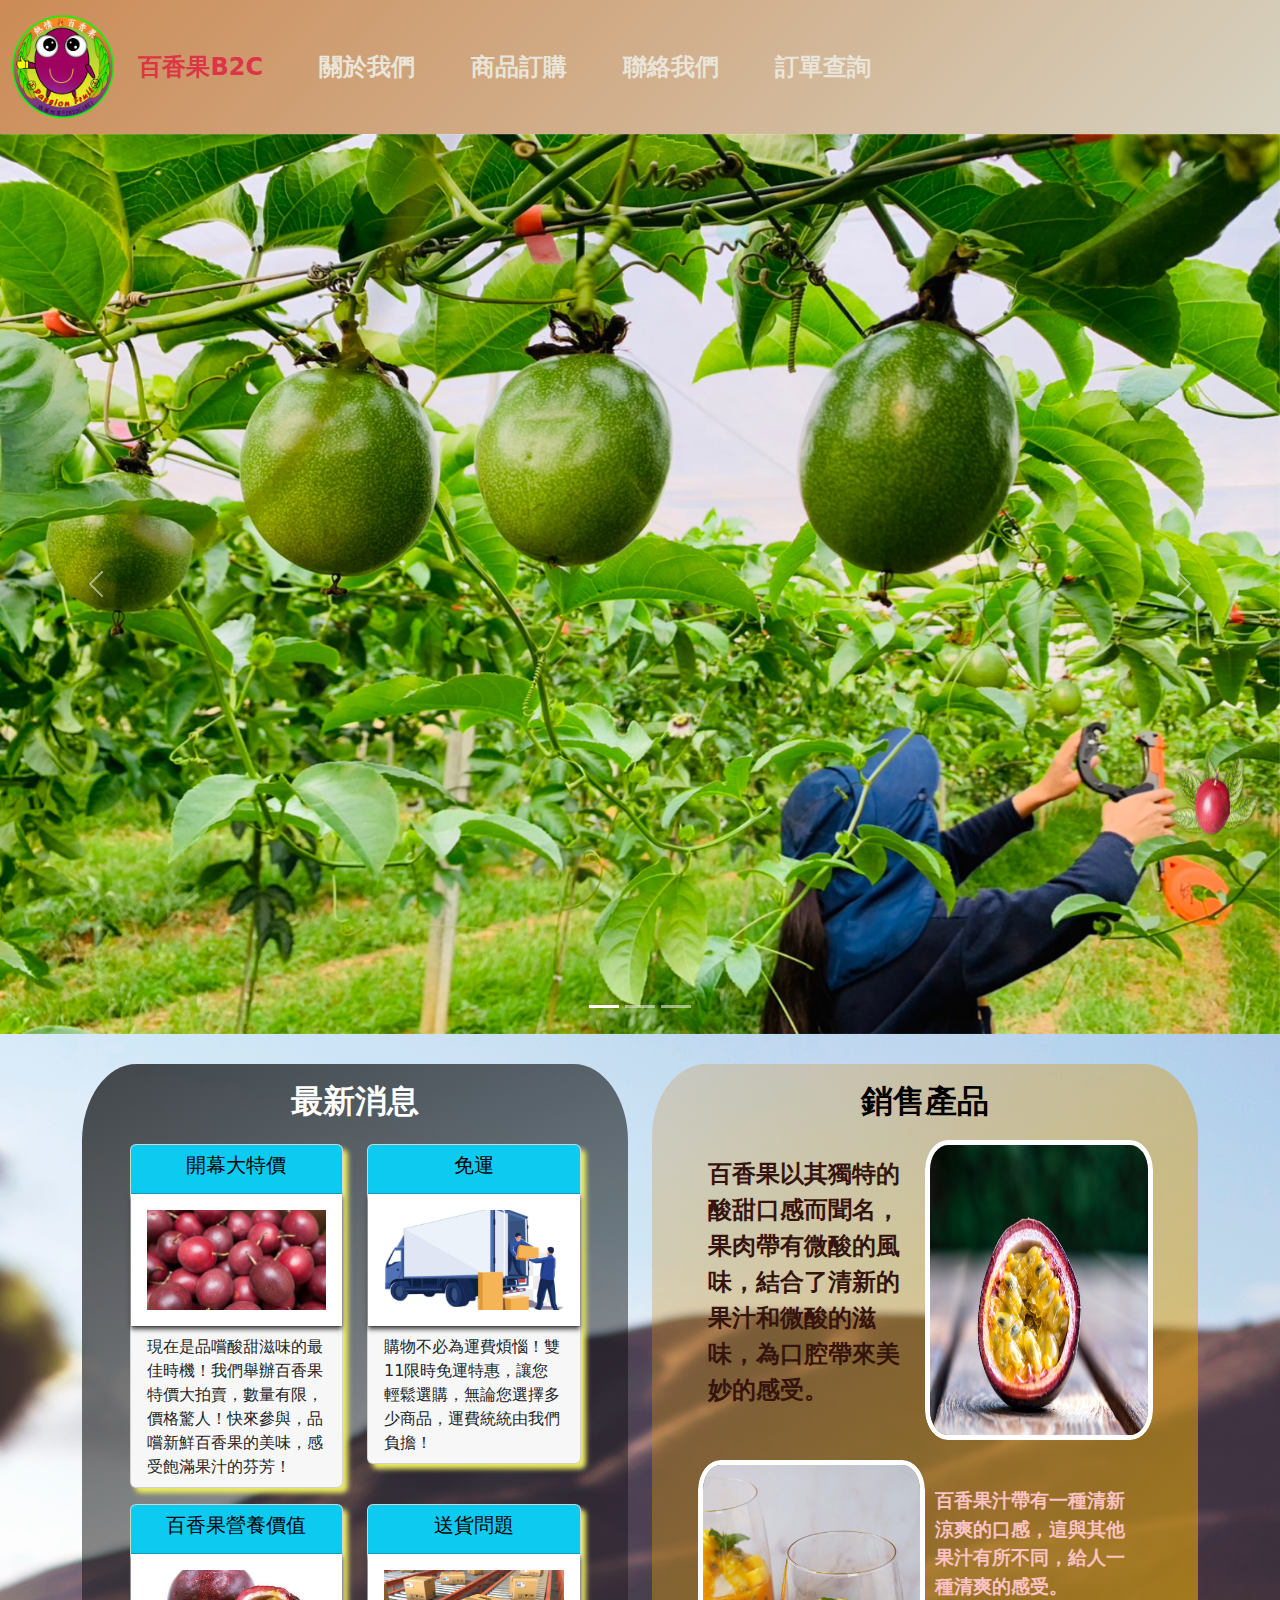
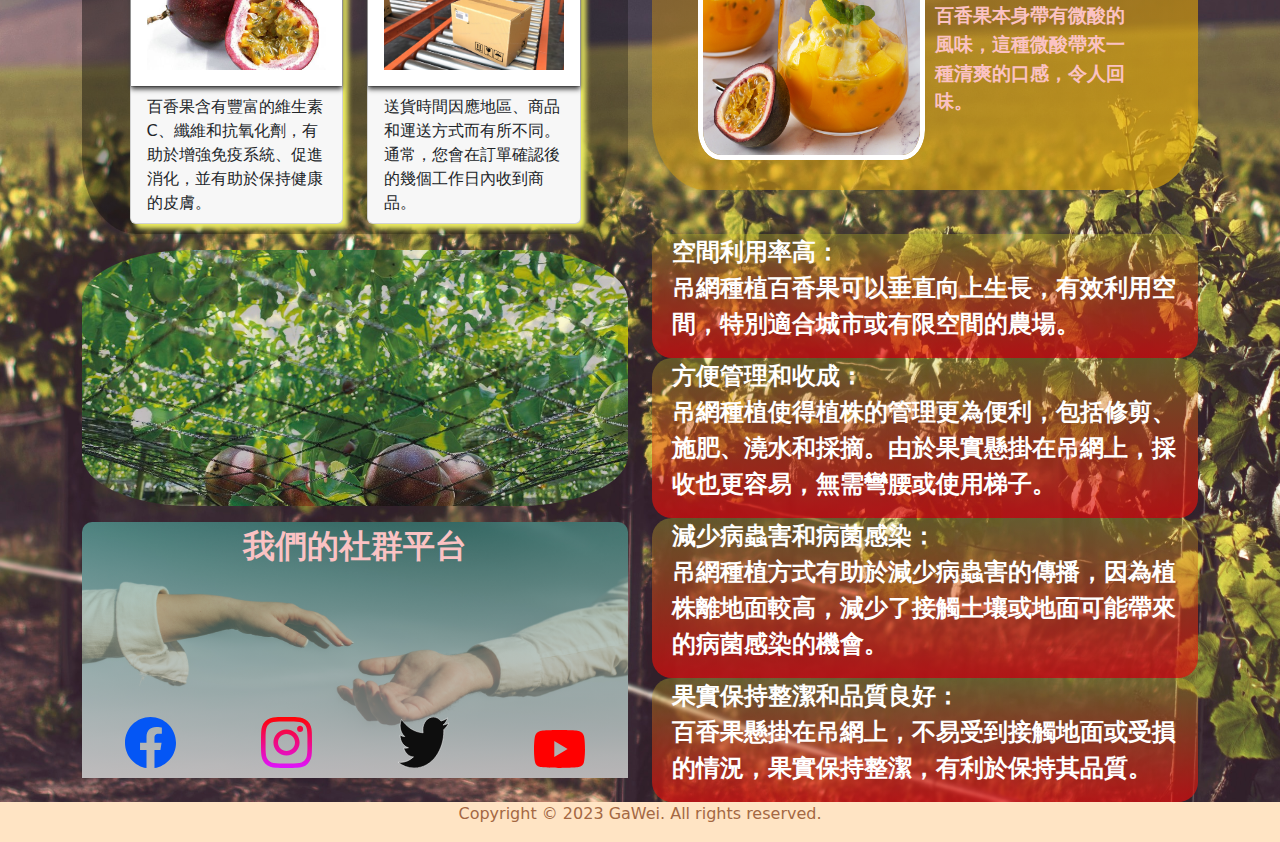
<file: index.html>
<!DOCTYPE html>
<html lang="zh-Hant-TW">

<head>
    <meta charset="UTF-8">
    <meta name="viewport" content="width=device-width, initial-scale=1.0">
    <title>百香果B2C｜首頁</title>
    <link rel="stylesheet" href="./styles/myall.css">
    <link rel="stylesheet" href="./styles/style.css">
    <link rel="stylesheet" href="./styles/bootstrap.min.css">
    <link rel="shortcut icon" href="./icon/title.ico">
    <style>
        header {
            position: sticky;
            top: 0;
            z-index: 10;
        }
        .navtitle{
            background: linear-gradient(135deg,var(--mycolor8),var(--mycolor1));
        }
    </style>
</head>

<body>
    <!-- 回上層按鈕 -->
    <div id="backtop" class="toTop-arrow">
        <img src="./images/LOGO.png">
    </div>
    <!-- 選單列 -->
    <header>
        <nav class="navbar navbar-expand-lg navtitle">
            <div class="container-fluid logo">
                <a class="navbar-brand" href="./index.html">
                    <img src="./images/LOGOone.png" alt="百香果B2C">
                    <p class="logotext">百香果B2C</p>
                </a>
                <button class="navbar-toggler" type="button" data-bs-toggle="collapse"
                    data-bs-target="#navbarNavAltMarkup" aria-controls="navbarNavAltMarkup" aria-expanded="false"
                    aria-label="Toggle navigation">
                    <span class="navbar-toggler-icon"></span>
                </button>
                <div class="collapse navbar-collapse" id="navbarNavAltMarkup">
                    <div class="navbar-nav">
                        <a class="nav-link text-danger" aria-current="page" href="./index.html">百香果B2C</a>
                        <a class="nav-link" href="./about.html" target="_self">關於我們</a>
                        <a class="nav-link" href="./product.html" target="_self">商品訂購</a>
                        <a class="nav-link" href="./contactus.html" target="_self">聯絡我們</a>
                        <a class="nav-link" href="#" type="button" data-bs-toggle="modal"
                            data-bs-target="#suflist">訂單查詢</a>
                    </div>
                </div>
            </div>
        </nav>
    </header>
    <!-- 登入彈出介面 -->
    <div class="modal fade" id="suflist">
        <!--讓上面的超連接來連結-->
        <div class="modal-dialog">
            <!--彈出框框-->
            <div class="modal-content">
                <!-- header -->
                <div class="modal-header">
                    <h3>訂單查詢</h3>
                    <button type="button" class="btn-close" data-bs-dismiss="modal"></button>
                </div>
                <!-- body -->
                <div class="modal-body">
                    <div>
                        <div class="mb-3 username">
                            <label for="" class="form-label">訂單編號</label>
                            <input id="listname" type="text" class="form-control " placeholder="請輸入訂單編號">
                        </div>
                        <div class="mb-3 usermimi">
                            <label for="tel" class="form-label">電話</label>
                            <input id="tel" type="text" class="form-control" placeholder="請輸入電話號碼">
                        </div>
                        <div class="form-check form-switch">
                            <input type="checkbox" class="form-check-input" role="switch" name="sw1" id="sw1">
                            <label class="form-check-label" for="sw1">未確認資料</label>
                        </div>
                        <button id="OK_btn" class="btn btn-info" style="width: 100%;">確認</button>
                    </div>
                </div>
                <!-- footer -->
                <div class="modal-footer">
                    <a href="#" type="button">聯絡客服</a>
                </div>
            </div>
        </div>
    </div>
    <!-- 輪播相片 -->
    <div id="carouselExampleIndicators" class="carousel slide" data-bs-ride="carousel">
        <div class="carousel-indicators">
            <button type="button" data-bs-target="#carouselExampleIndicators" data-bs-slide-to="0" class="active"
                aria-current="true" aria-label="Slide 1"></button>
            <button type="button" data-bs-target="#carouselExampleIndicators" data-bs-slide-to="1"
                aria-label="Slide 2"></button>
            <button type="button" data-bs-target="#carouselExampleIndicators" data-bs-slide-to="2"
                aria-label="Slide 3"></button>
        </div>
        <div class="carousel-inner">
            <div class="carousel-item active" data-bs-interval="2000">
                <img src="./images/top1.jpg"  class="d-block w-100" alt="...">
            </div>
            <div class="carousel-item" data-bs-interval="2000">
                <img src="./images/fruit2.jpg"  class="d-block w-100" alt="...">
            </div>
            <div class="carousel-item" data-bs-interval="3000">
                <img src="./images/top2.jpg"  class="d-block w-100" alt="...">
            </div>
        </div>
        <button class="carousel-control-prev" type="button" data-bs-target="#carouselExampleIndicators"
            data-bs-slide="prev">
            <span class="carousel-control-prev-icon" aria-hidden="true"></span>
            <span class="visually-hidden">Previous</span>
        </button>
        <button class="carousel-control-next" type="button" data-bs-target="#carouselExampleIndicators"
            data-bs-slide="next">
            <span class="carousel-control-next-icon" aria-hidden="true"></span>
            <span class="visually-hidden">Next</span>
        </button>
    </div>
    <main class="main1">
        <div class="container">
            <div class="row">
                <!-- 左邊欄位 -->
                <div class="col-md-6 col-12">
                    <div class="section1">
                        <div class="content1 pt-2 mt-2">
                            <div class="contitle">
                                <h4>最新消息</h4>
                            </div>
                            <div class="row d-flex flex-wrap justify-content-center align-items-start">
                                <div class="col-12 col-md-5 mt-3">
                                    <div class="card">
                                        <div class="card-header bg-info">
                                            <h5 class="text-bg-info text-center">開幕大特價</h5>
                                        </div>
                                        <div class="card-body">
                                            <div class="cardimg1"></div>
                                        </div>
                                        <div class="card-footer">
                                            現在是品嚐酸甜滋味的最佳時機！我們舉辦百香果特價大拍賣，數量有限，價格驚人！快來參與，品嚐新鮮百香果的美味，感受飽滿果汁的芬芳！
                                        </div>
                                    </div>
                                </div>
                                <div class="col-12 col-md-5 mt-3">
                                    <div class="card">
                                        <div class="card-header bg-info">
                                            <h5 class="text-bg-info text-center">免運</h5>
                                        </div>
                                        <div class="card-body">
                                            <div class="cardimg2"></div>
                                        </div>
                                        <div class="card-footer">
                                            購物不必為運費煩惱！雙11限時免運特惠，讓您輕鬆選購，無論您選擇多少商品，運費統統由我們負擔！
                                        </div>
                                    </div>
                                </div>
                                <div class="col-12 col-md-5 mt-3">
                                    <div class="card">
                                        <div class="card-header bg-info">
                                            <h5 class="text-bg-info text-center">百香果營養價值</h5>
                                        </div>
                                        <div class="card-body">
                                            <div class="cardimg3"></div>
                                        </div>
                                        <div class="card-footer">
                                            百香果含有豐富的維生素C、纖維和抗氧化劑，有助於增強免疫系統、促進消化，並有助於保持健康的皮膚。
                                        </div>
                                    </div>
                                </div>
                                <div class="col-12 col-md-5 mt-3">
                                    <div class="card">
                                        <div class="card-header bg-info">
                                            <h5 class="text-bg-info text-center">送貨問題</h5>
                                        </div>
                                        <div class="card-body">
                                            <div class="cardimg4"></div>
                                        </div>
                                        <div class="card-footer">
                                            送貨時間因應地區、商品和運送方式而有所不同。通常，您會在訂單確認後的幾個工作日內收到商品。
                                        </div>
                                    </div>
                                </div>
                            </div>
                        </div>
                    </div>

                </div>
                <!-- 右邊欄位 -->
                <div class="col-md-6 col-12">
                    <div class="section1">
                        <div class="content2 pt-2 mt-2 ">
                            <div class="contitle">
                                <h4>銷售產品</h4>
                            </div>
                            <div class="col-10 ">
                                <div class="conright1">
                                    <div class="context1">
                                        <p>
                                            百香果以其獨特的酸甜口感而聞名，果肉帶有微酸的風味，結合了清新的果汁和微酸的滋味，為口腔帶來美妙的感受。
                                        </p>
                                    </div>
                                    <div class="pimg">
                                        <img src="./images/fruit3.jpg">
                                    </div>
                                </div>
                            </div>
                            <div class="col-10 ">
                                <div class="conright2">
                                    <div class="context2">
                                        <p>
                                            百香果汁帶有一種清新涼爽的口感，這與其他果汁有所不同，給人一種清爽的感受。
                                            <br>百香果本身帶有微酸的風味，這種微酸帶來一種清爽的口感，令人回味。
                                        </p>
                                    </div>
                                    <div class="pimg">
                                        <img src="./images/max-griss-ywc7plzTxGU-unsplash.jpg">
                                    </div>
                                </div>
                            </div>
                        </div>
                    </div>

                </div>
            </div>
            <div class="row bottompar">
                <div class="col-md-6 col-12">
                    <div class="section2">
                        <div class="par2leftimg col-12 mt-3"></div>
                        <div class="par2leftbottom col-12 mt-3 ">
                            <div class="title">我們的社群平台</div>
                            <div class="icon">
                                <div><img src="./icon/facebook.svg" alt=""></div>
                                <div><img src="./icon/instagram.svg" alt=""></div>
                                <div><img src="./icon/twitter.svg" alt=""></div>
                                <div><img src="./icon/youtube.svg" alt=""></div>
                            </div>
                        </div>
                    </div>
                </div>
                <div class="col-md-6 col-12 d-flex flex-column justify-content-around bottomtextr">

                    <div class="col-12">
                        <p>空間利用率高：<br> 吊網種植百香果可以垂直向上生長，有效利用空間，特別適合城市或有限空間的農場。</p>
                    </div>
                    <div class="col-12">
                        <p>方便管理和收成： <br>吊網種植使得植株的管理更為便利，包括修剪、施肥、澆水和採摘。由於果實懸掛在吊網上，採收也更容易，無需彎腰或使用梯子。</p>
                    </div>
                    <div class="col-12">
                        <p>減少病蟲害和病菌感染：<br> 吊網種植方式有助於減少病蟲害的傳播，因為植株離地面較高，減少了接觸土壤或地面可能帶來的病菌感染的機會。</p>
                    </div>
                    <div class="col-12">
                        <p>果實保持整潔和品質良好：<br> 百香果懸掛在吊網上，不易受到接觸地面或受損的情況，果實保持整潔，有利於保持其品質。</p>
                    </div>
                </div>
            </div>
        </div>
    </main>
    <!-- 頁尾 -->
    <footer class="footer">
        <div>
            <p>Copyright © 2023 GaWei. All rights reserved.</p>
        </div>
    </footer>

    <script src="./js/Jquery.js"></script>
    <script src="./js/bootstrap.bundle.min.js"></script>
    <script src="./js/list.js"></script>
    
    
    
    <script>
        // 回最上層按鈕
        $(function () {
            $("#backtop").click(function () {
                console.log("ok");
                $("html,body").animate({ scrollTop: 0 }, 333);
            });
            $(window).scroll(function () {
                if ($(this).scrollTop() > 300) {
                    $("#backtop").fadeIn(222);
                } else {
                    $("#backtop").stop().fadeOut(222);
                }
            });

            
        });
       


        let header = document.querySelector("header");
        window.addEventListener("scroll",()=>{
            if(window.pageYOffset !=0){
                header.style = "box-shadow:3px 3px 5px 1px #000"
            }else{
                header.style = "box-shadow:none"
            }
        });
    </script>
</body>

</html>
</file>
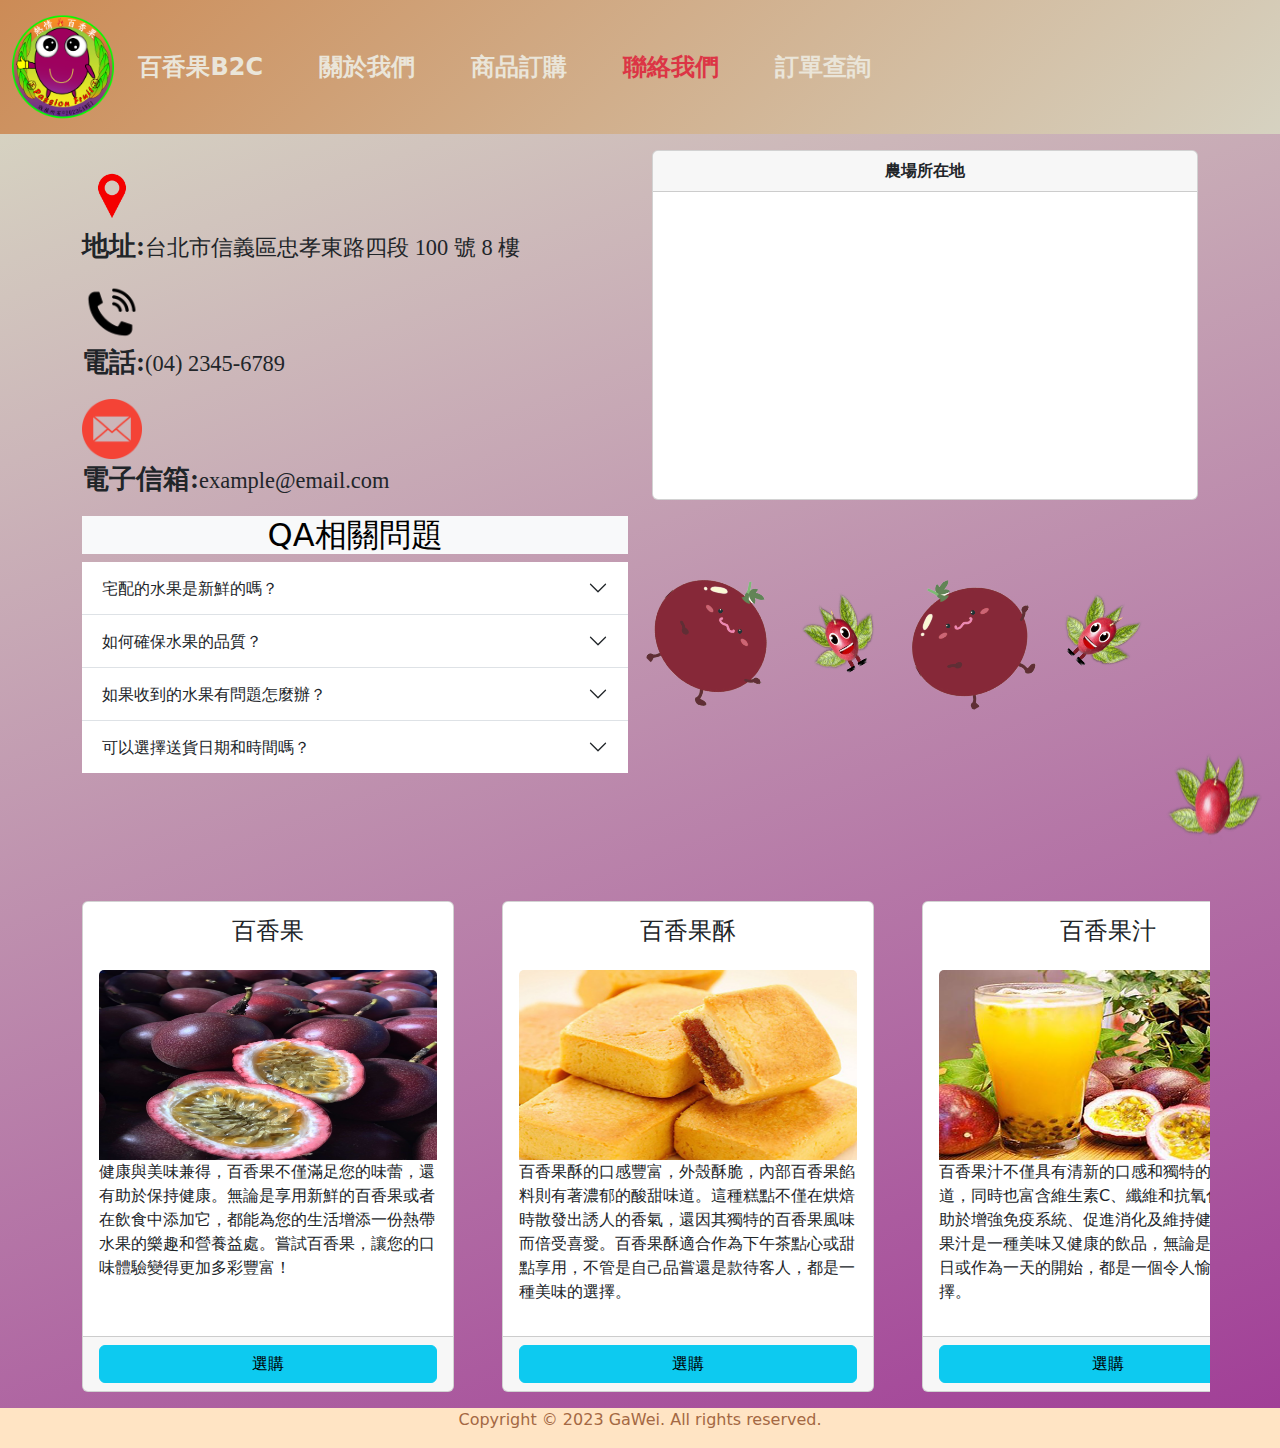
<file: contactus.html>
<!DOCTYPE html>
<html lang="zh-Hant-TW">

<head>
    <meta charset="UTF-8">
    <meta name="viewport" content="width=device-width, initial-scale=1.0">
    <title>百香果B2C｜連絡我們</title>
    <link rel="stylesheet" href="./styles/myall.css">
    <link rel="stylesheet" href="./styles/style.css">
    <link rel="stylesheet" href="./styles/bootstrap.min.css">
    <link rel="shortcut icon" href="./icon/title.ico">
    <style>
        .navtitle{
            background: linear-gradient(135deg,var(--mycolor8),var(--mycolor1));
        }
    </style>
</head>

<body>
    <!-- 回上層按鈕 -->
    <div id="backtop" class="toTop-arrow">
        <img src="./images/LOGO.png">
    </div>
    <!-- 選單列 -->
    <header>
        <nav class="navbar navbar-expand-lg navtitle">
            <div class="container-fluid logo">
                <a class="navbar-brand" href="./index.html">
                    <img src="./images/LOGOone.png" alt="百香果B2C">
                    <p class="logotext">百香果B2C</p>
                </a>
                <button class="navbar-toggler" type="button" data-bs-toggle="collapse"
                    data-bs-target="#navbarNavAltMarkup" aria-controls="navbarNavAltMarkup" aria-expanded="false"
                    aria-label="Toggle navigation">
                    <span class="navbar-toggler-icon"></span>
                </button>
                <div class="collapse navbar-collapse" id="navbarNavAltMarkup">
                    <div class="navbar-nav">
                        <a class="nav-link " aria-current="page" href="./index.html">百香果B2C</a>
                        <a class="nav-link" href="./about.html" target="_self">關於我們</a>
                        <a class="nav-link" href="./product.html" target="_self">商品訂購</a>
                        <a class="nav-link text-danger" href="./contactus.html" target="_self">聯絡我們</a>
                        <a class="nav-link" href="#" type="button" data-bs-toggle="modal"
                            data-bs-target="#suflist">訂單查詢</a>
                    </div>
                </div>
            </div>
        </nav>
    </header>
    <!-- 登入彈出介面 -->
    <div class="modal fade" id="suflist">
        <!--讓上面的超連接來連結-->
        <div class="modal-dialog">
            <!--彈出框框-->
            <div class="modal-content">
                <!-- header -->
                <div class="modal-header">
                    <h3>訂單查詢</h3>
                    <button type="button" class="btn-close" data-bs-dismiss="modal"></button>
                </div>
                <!-- body -->
                <div class="modal-body">
                    <div>
                        <div class="mb-3 username">
                            <label for="" class="form-label">訂單編號</label>
                            <input id="listname" type="text" class="form-control " placeholder="請輸入訂單編號">
                        </div>
                        <div class="mb-3 usermimi">
                            <label for="tel" class="form-label">電話</label>
                            <input id="tel" type="text" class="form-control" placeholder="請輸入電話號碼">
                        </div>
                        <div class="form-check form-switch">
                            <input type="checkbox" class="form-check-input" role="switch" name="sw1" id="sw1">
                            <label class="form-check-label" for="sw1">未確認資料</label>
                        </div>
                        <button id="OK_btn" class="btn btn-info" style="width: 100%;">確認</button>
                    </div>
                </div>
                <!-- footer -->
                <div class="modal-footer">
                    <a href="#" type="button">聯絡客服</a>
                </div>
            </div>
        </div>
    </div>
    <main class="main4">
        <div class="container">
            <div class="sectionI row">
                <div class="col-md-6 d-flex flex-column justify-content-around mt-3 top-l">
                    <div class="col-12">
                        <div class="mt-3">
                            <img src="./icon/add.png" alt=""> <br> <span class="span1">地址:</span><span
                                class="span2">台北市信義區忠孝東路四段 100 號 8 樓</span>
                        </div>
                    </div>
                    <div class="col-12">
                        <div class="mt-3">
                            <img src="./icon/tel.png" alt=""> <br> <span class="span1">電話:</span><span
                                class="span2">(04) 2345-6789</span>
                        </div>
                    </div>
                    <div class="col-12">
                        <div class="mt-3">
                            <img src="./icon/email.png" alt=""> <br> <span class="span1"> 電子信箱:</span><span
                                class="span2">example@email.com</span>
                        </div>
                    </div>
                </div>
                <div class="col-md-6 top-r mt-3">
                    <div class="card h-100">
                        <div class="card-header text-center fw-bolder">
                            農場所在地
                        </div>
                        <div class="card-body">
                            <iframe class="mt-3"
                                src="https://www.google.com/maps/embed?pb=!1m18!1m12!1m3!1d7070.94190818871!2d120.93627175844911!3d24.032532885531445!2m3!1f0!2f0!3f0!3m2!1i1024!2i768!4f13.1!3m3!1m2!1s0x3468df2f38e6380b%3A0xf2acf7b592d79b9d!2z5Z-U6YeM5aSn5Z2q6aCC552h5ZCK5bqK55qE55m-6aaZ5p6c!5e1!3m2!1szh-TW!2stw!4v1700632914556!5m2!1szh-TW!2stw"
                                width="100%" height="100%" style="border:0;" allowfullscreen="" loading="lazy"
                                referrerpolicy="no-referrer-when-downgrade"></iframe>
                        </div>
                    </div>
                </div>
            </div>
            <div class="sectionII row">
                <div class="col-md-6 text-center mt-3">
                    <h2 class="text-bg-light">QA相關問題</h2>
                    <div class="accordion accordion-flush " id="accordionFlushExample">
                        <div class="accordion-item">
                            <h2 class="accordion-header" id="flush-headingOne">
                                <button class="accordion-button collapsed" type="button" data-bs-toggle="collapse"
                                    data-bs-target="#flush-collapseOne" aria-expanded="false"
                                    aria-controls="flush-collapseOne">
                                    宅配的水果是新鮮的嗎？
                                </button>
                            </h2>
                            <div id="flush-collapseOne" class="accordion-collapse collapse"
                                aria-labelledby="flush-headingOne" data-bs-parent="#accordionFlushExample">
                                <div class="accordion-body">
                                    我們承諾提供新鮮的水果，並採取措施確保在運輸和送達過程中保持其新鮮度。水果通常在採摘後立即包裝，並透過快遞或專門的送貨服務以保持其新鮮狀態。
                                </div>
                            </div>
                        </div>
                        <div class="accordion-item">
                            <h2 class="accordion-header" id="flush-headingTwo">
                                <button class="accordion-button collapsed" type="button" data-bs-toggle="collapse"
                                    data-bs-target="#flush-collapseTwo" aria-expanded="false"
                                    aria-controls="flush-collapseTwo">
                                    如何確保水果的品質？
                                </button>
                            </h2>
                            <div id="flush-collapseTwo" class="accordion-collapse collapse"
                                aria-labelledby="flush-headingTwo" data-bs-parent="#accordionFlushExample">
                                <div class="accordion-body">
                                    我們採用嚴格的品質控制標準來挑選和包裝水果，在包裝過程中保持其新鮮度。此外，我們與可靠的供應商合作，確保提供優質的水果產品。</div>
                            </div>
                        </div>
                        <div class="accordion-item">
                            <h2 class="accordion-header" id="flush-headingThree">
                                <button class="accordion-button collapsed" type="button" data-bs-toggle="collapse"
                                    data-bs-target="#flush-collapseThree" aria-expanded="false"
                                    aria-controls="flush-collapseThree">
                                    如果收到的水果有問題怎麼辦？
                                </button>
                            </h2>
                            <div id="flush-collapseThree" class="accordion-collapse collapse"
                                aria-labelledby="flush-headingThree" data-bs-parent="#accordionFlushExample">
                                <div class="accordion-body">如果您收到的水果有任何品質問題，請在收到貨物後儘快聯繫客服。大多數服務提供商會提供退款、替換或其他解決方案。</div>
                            </div>
                        </div>
                        <div class="accordion-item">
                            <h2 class="accordion-header" id="flush-heading4">
                                <button class="accordion-button collapsed" type="button" data-bs-toggle="collapse"
                                    data-bs-target="#flush-collapse4" aria-expanded="false"
                                    aria-controls="flush-collapse4">
                                    可以選擇送貨日期和時間嗎？
                                </button>
                            </h2>
                            <div id="flush-collapse4" class="accordion-collapse collapse"
                                aria-labelledby="flush-heading4" data-bs-parent="#accordionFlushExample">
                                <div class="accordion-body">是的，通常您可以選擇您希望的送貨日期和時間。我們會盡量安排在您方便的時間送達。</div>
                            </div>
                        </div>
                    </div>
                </div>
                <div class="col-md-6 mid-r imgr">
                    <img class="imababy1" src="./images/baby1.png" alt="babygo">
                    <img class="imababy2" src="./images/baby2.png" alt="babygo">
                    <img class="imababy3" src="./images/baby1.png" alt="babygo">
                    <img class="imababy4" src="./images/baby2.png" alt="babygo">
                </div>
            </div>

            <div class="sectionIII row">
                <div class="col-12 cards">
                    <div class="col-12 col-md-4 my-3 me-5 cartcontent">
                        <div class="card h-100">
                            <div class="card-head">
                                <h4>百香果</h4>
                            </div>
                            <div class="card-body">
                                <img class="card-img-top" src="./images/修過/p1.png" alt="圖片消失!">
                                <p>健康與美味兼得，百香果不僅滿足您的味蕾，還有助於保持健康。無論是享用新鮮的百香果或者在飲食中添加它，都能為您的生活增添一份熱帶水果的樂趣和營養益處。嘗試百香果，讓您的口味體驗變得更加多彩豐富！</p>
                            </div>
                            <div class="card-footer">
                                <a href="./orderlist.html" class="btn btn-info w-100" target="_blank" >選購</a>
                            </div>
                        </div>
                    </div>
                    <div class="col-12 col-md-4 my-3 me-5 cartcontent">
                        <div class="card h-100">
                            <div class="card-head">
                                <h4>百香果酥</h4>
                            </div>
                            <div class="card-body">
                                <img class="card-img-top" src="./images/修過/cake.png" alt="圖片消失!">
                                <p>百香果酥的口感豐富，外殼酥脆，內部百香果餡料則有著濃郁的酸甜味道。這種糕點不僅在烘焙時散發出誘人的香氣，還因其獨特的百香果風味而倍受喜愛。百香果酥適合作為下午茶點心或甜點享用，不管是自己品嘗還是款待客人，都是一種美味的選擇。</p>
                            </div>
                            <div class="card-footer">
                                <a href="./orderlist.html" class="btn btn-info w-100" target="_blank" >選購</a>
                            </div>
                        </div>
                    </div>
                    <div class="col-12 col-md-4 my-3 me-5 cartcontent">
                        <div class="card h-100">
                            <div class="card-head">
                                <h4>百香果汁</h4>
                            </div>
                            <div class="card-body">
                                <img class="card-img-top" src="./images/修過/fruit7.png" alt="圖片消失!">
                                <p>百香果汁不僅具有清新的口感和獨特的酸甜味道，同時也富含維生素C、纖維和抗氧化劑，有助於增強免疫系統、促進消化及維持健康。百香果汁是一種美味又健康的飲品，無論是在炎炎夏日或作為一天的開始，都是一個令人愉悅的選擇。</p>
                            </div>
                            <div class="card-footer">
                                <a href="./orderlist.html" class="btn btn-info w-100" target="_blank">選購</a>
                            </div>
                        </div>
                    </div>
                    <div class="col-12 col-md-4 my-3 me-5 cartcontent">
                        <div class="card h-100">
                            <div class="card-head">
                                <h4>百香果凍</h4>
                            </div>
                            <div class="card-body">
                                <img class="card-img-top" src="./images/修過/fruit6.jpg" alt="圖片消失!">
                                <p>百香果凍具有清涼、酸甜的特色，口感柔軟且帶有果味。其獨特的風味和凝固後的口感，使其成為受歡迎的甜點選擇。百香果凍不僅適合作為甜點享用，還可搭配其他食品或作為派對點心。其清涼爽口的特性使其成為夏日時節的理想選擇。
                                </p>
                            </div>
                            <div class="card-footer">
                                <a href="./orderlist.html" class="btn btn-info w-100" target="_blank">選購</a>
                            </div>
                        </div>
                    </div>
                    <div class="col-12 col-md-4 my-3 me-5 cartcontent">
                        <div class="card h-100">
                            <div class="card-head">
                                <h4>百香果蛋糕</h4>
                            </div>
                            <div class="card-body">
                                <img class="card-img-top" src="./images/修過/cake2.png" alt="圖片消失!">
                                <p>百香果蛋糕因其特殊的百香果風味而獨具魅力，酸甜的果味融合於柔軟綿密的蛋糕體中，給人清爽宜人的口感體驗。它是一種適合於各種場合的美味甜點，不論是家庭聚會、生日派對還是下午茶，都是不錯的選擇。</p>
                            </div>
                            <div class="card-footer">
                                <a href="./orderlist.html" class="btn btn-info w-100" target="_blank">選購</a>
                            </div>
                        </div>
                    </div>
                    <div class="col-12 col-md-4 my-3 me-5 cartcontent">
                        <div class="card h-100">
                            <div class="card-head">
                                <h4>百香果醋</h4>
                            </div>
                            <div class="card-body">
                                <img class="card-img-top" src="./images/修過/p2.png" alt="圖片消失!">
                                <p>百香果醋除了烹飪用途外，也可用於健康飲食，但在食用前最好咨詢專業意見，特別是對於存在特定健康問題的人群。它帶有獨特的果味和微酸的口感，為菜肴增添了一份特殊風味。</p>
                            </div>
                            <div class="card-footer">
                                <a href="./orderlist.html" class="btn btn-info w-100" target="_blank">選購</a>
                            </div>
                        </div>
                    </div>
                    <div class="col-12 col-md-4 my-3 me-5 cartcontent">
                        <div class="card h-100">
                            <div class="card-head">
                                <h4>百香果果醬</h4>
                            </div>
                            <div class="card-body">
                                <img class="card-img-top" src="./images/修過/p3.png" alt="圖片消失!">
                                <p>百香果果醬具有濃郁的百香果風味，口感酸甜適中。它不僅可以用於各種甜點和點心的裝飾，還可作為一種美味的醬料搭配不同的菜餚。製作的果醬可以保存一段時間，方便隨時享用。</p>
                            </div>
                            <div class="card-footer">
                                <a href="./orderlist.html" class="btn btn-info w-100" target="_blank">選購</a>
                            </div>
                        </div>
                    </div>


                </div>
            </div>
        </div>


    </main>
    <!-- 頁尾 -->
    <footer class="footer">
        <div>
            <p>Copyright © 2023 GaWei. All rights reserved.</p>
        </div>
    </footer>

    <script src="./js/bootstrap.bundle.min.js"></script>
    <script src="./js/Jquery.js"></script>
    <script src="./js/list.js"></script>
    <script>
        // 回最上層按鈕
        $(function () {
            $("#backtop").click(function () {
                // console.log("ok");
                $("html,body").animate({ scrollTop: 0 }, 333);
            });
            $(window).scroll(function () {
                if ($(this).scrollTop() > 300) {
                    $("#backtop").fadeIn(222);
                } else {
                    $("#backtop").stop().fadeOut(222);
                }
            });
        });
    </script>
</body>

</html>
</file>
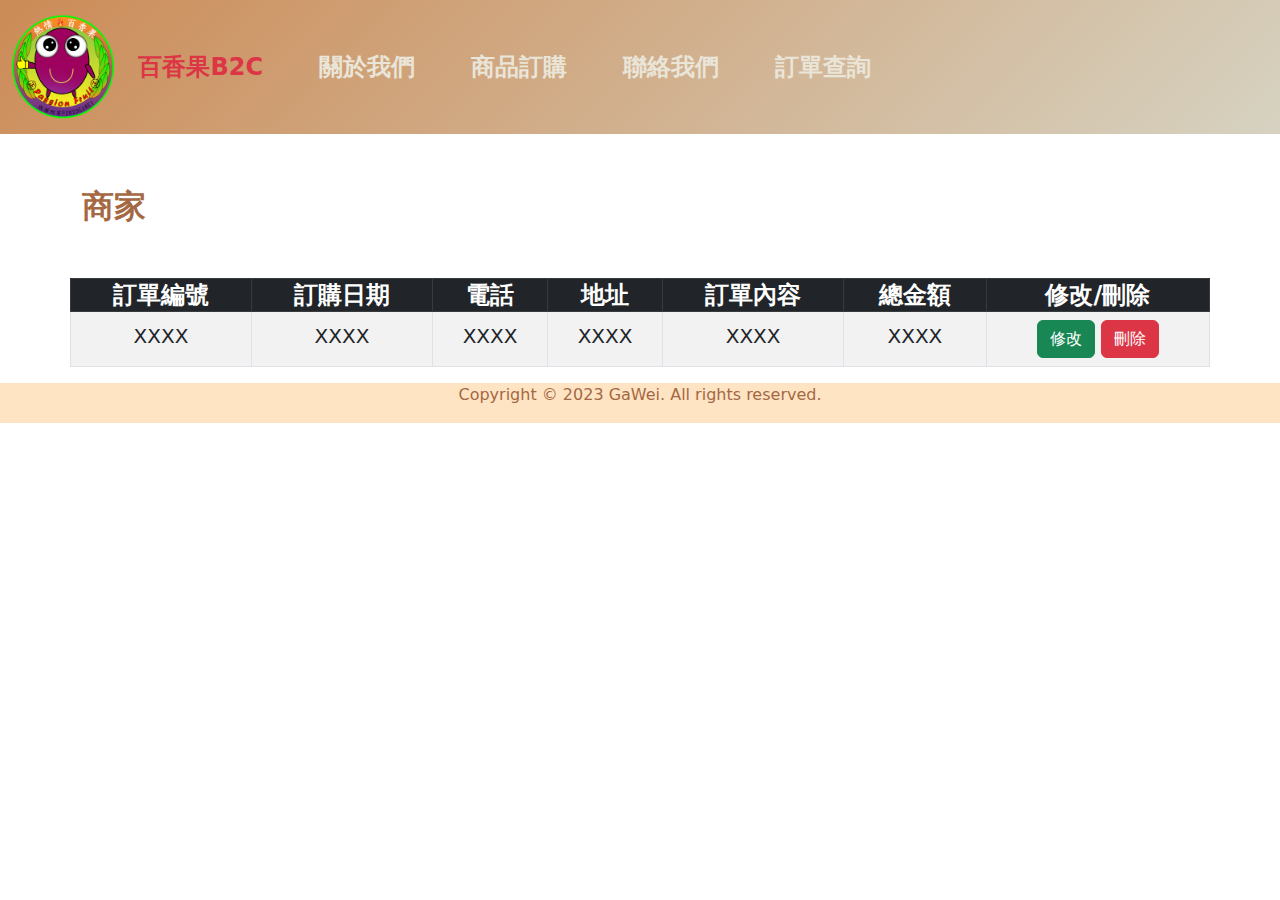
<file: login.html>
<!DOCTYPE html>
<html lang="zh-Hant-TW">

<head>
    <meta charset="UTF-8">
    <meta name="viewport" content="width=device-width, initial-scale=1.0">
    <title>百香果B2C｜會員</title>
    <link rel="stylesheet" href="./styles/myall.css">
    <link rel="stylesheet" href="./styles/style.css">
    <link rel="stylesheet" href="./styles/bootstrap.min.css">
    <link rel="shortcut icon" href="./icon/title.ico">
    <link rel="stylesheet" href="https://cdnjs.cloudflare.com/ajax/libs/font-awesome/6.5.1/css/all.min.css"
        integrity="sha512-DTOQO9RWCH3ppGqcWaEA1BIZOC6xxalwEsw9c2QQeAIftl+Vegovlnee1c9QX4TctnWMn13TZye+giMm8e2LwA=="
        crossorigin="anonymous" referrerpolicy="no-referrer" />
    <style>
        header {
            top: 0;
            z-index: 10;
        }

        .navtitle {
            background: linear-gradient(135deg, var(--mycolor8), var(--mycolor1));
        }

        #visitor {
            color: var(--mycolor3);
            font-size: 2rem;
            font-weight: bolder;
        }
    </style>
</head>

<body>
    <!-- 回上層按鈕 -->
    <!-- <div id="backtop" class="toTop-arrow">
        <img src="./images/LOGO.png">
    </div> -->
    <!-- 選單列 -->
    <header>
        <nav class="navbar navbar-expand-lg navtitle">
            <div class="container-fluid logo">
                <a class="navbar-brand" href="./index.html">
                    <img src="./images/LOGOone.png" alt="百香果B2C">
                    <p class="logotext">百香果B2C</p>
                </a>
                <button class="navbar-toggler" type="button" data-bs-toggle="collapse"
                    data-bs-target="#navbarNavAltMarkup" aria-controls="navbarNavAltMarkup" aria-expanded="false"
                    aria-label="Toggle navigation">
                    <span class="navbar-toggler-icon"></span>
                </button>
                <div class="collapse navbar-collapse" id="navbarNavAltMarkup">
                    <div class="navbar-nav">
                        <a class="nav-link text-danger" aria-current="page" href="./index.html">百香果B2C</a>
                        <a class="nav-link" href="./about.html" target="_self">關於我們</a>
                        <a class="nav-link" href="./product.html" target="_self">商品訂購</a>
                        <a class="nav-link" href="./contactus.html" target="_self">聯絡我們</a>
                        <a class="nav-link" href="#" type="button" data-bs-toggle="modal"
                            data-bs-target="#suflist">訂單查詢</a>
                    </div>
                </div>
            </div>
        </nav>
    </header>
    <!-- 登入彈出介面 -->
    <div class="modal fade" id="suflist">
        <!--讓上面的超連接來連結-->
        <div class="modal-dialog">
            <!--彈出框框-->
            <div class="modal-content">
                <!-- header -->
                <div class="modal-header">
                    <h3>訂單查詢</h3>
                    <button type="button" class="btn-close" data-bs-dismiss="modal"></button>
                </div>
                <!-- body -->
                <div class="modal-body">
                    <div>
                        <div class="mb-3 username">
                            <label for="" class="form-label">訂單編號</label>
                            <input id="listname" type="text" class="form-control " placeholder="請輸入訂單編號">
                        </div>
                        <div class="mb-3 usermimi">
                            <label for="tel" class="form-label">電話</label>
                            <input id="tel" type="text" class="form-control" placeholder="請輸入電話號碼">
                        </div>
                        <div class="form-check form-switch">
                            <input type="checkbox" class="form-check-input" role="switch" name="sw1" id="sw1">
                            <label class="form-check-label" for="sw1">未確認資料</label>
                        </div>
                        <button id="OK_btn" class="btn btn-info" style="width: 100%;">確認</button>
                    </div>
                </div>
                <!-- footer -->
                <div class="modal-footer">
                    <a href="#" type="button">聯絡客服</a>
                </div>
            </div>
        </div>
    </div>

    <main class="main6">
        <div class="container">
            <div class="row">
                <div class="welcome mt-5" id="visitor"><i class="fa-solid fa-shop"></i>商家</div>
                <table class="table  table-striped mt-5 table-bordered">
                    <thead class="table-dark">
                        <tr>
                            <th>訂單編號</th>
                            <th>訂購日期</th>
                            <th>電話</th>
                            <th>地址</th>
                            <th>訂單內容</th>
                            <th>總金額</th>
                            <th>修改/刪除</th>
                        </tr>
                    </thead>
                    <tbody id="show">
                        <tr>
                            <td id="fulist" data-th="訂單編號">XXXX</td>
                            <td id="fudate" data-th="訂購日期">XXXX</td>
                            <td id="futel" data-th="電話">XXXX</td>
                            <td id="fadd" data-th="地址">XXXX</td>
                            <td id="fruit" data-th="訂單內容">XXXX</td>
                            <td id="monmon" data-th="總金額">XXXX</td>
                            <td>
                                <button class="btn btn-success" data-bs-toggle="modal" data-bs-target="#updateModal" id="update_btn" data-flist="'+item.flist+'" data-id="'+item.ID+'"data-ftel="'+item.ftel+'"data-fcont="'+item.fcont+'"data-fadd="'+item.fadd+'"data-fmon="'+item.fmon+'">修改</button>
                                <button class="btn btn-danger" data-flist="' + item.flist + '" data-id="' + item.ID + '" id="delete_btn">刪除</button>
                            </td>
                        </tr>
                    </tbody>
                </table>
            </div>
        </div>


        <!-- 修改畫面 -->
    <div class="modal fade" id="updateModal" tabindex="-1" aria-labelledby="exampleModalLabel" aria-hidden="true">
        <div class="modal-dialog">
            <div class="modal-content">
                <div class="modal-header">
                    <h1 class="modal-title fs-5" id="exampleModalLabel">訂單修改</h1>
                    <button type="button" class="btn-close" data-bs-dismiss="modal" aria-label="Close"></button>
                </div>
                <div class="modal-body">
                    <div class="mb-3">
                        <label for="" class="form-label">訂單編號</label>
                        <input type="text" class="form-control" disabled id="m_flist">
                    </div>
                    <div class="mb-3">
                        <label for="" class="form-label">訂單電話</label>
                        <input type="text" class="form-control" id="m_ftel">
                    </div>
                    <div class="mb-3">
                        <label for="" class="form-label">訂單住址</label>
                        <input type="text" class="form-control" id="m_fadd">
                    </div>
                    <div class="mb-3">
                        <label for="" class="form-label">訂單內容</label>
                        <input type="number" class="form-control" id="m_fcont">
                    </div>
                    <div class="mb-3">
                        <label for="" class="form-label">總金額</label>
                        <input type="text" class="form-control" id="m_fmon" disabled>
                    </div>
                </div>
                <div class="modal-footer">
                    <button type="button" class="btn btn-secondary" data-bs-dismiss="modal">取消</button>
                    <button type="button" class="btn btn-primary" id="m_update_btn">修改</button>
                </div>
            </div>
        </div>
    </div>
    </main>
    <!-- 頁尾 -->
    <footer class="footer">
        <div>
            <p>Copyright © 2023 GaWei. All rights reserved.</p>
        </div>
    </footer>

    <script src="./js/Jquery.js"></script>
    <script src="./js/bootstrap.bundle.min.js"></script>
    <script src="./js/list.js"></script>



    <script>
        let p_id;
        let p_flist;
        $(function () {
            //呈現表單
            $.ajax({
                type: "GET",
                url: "./20231211-Readdb.php",
                dataType: "json",
                async:false,
                success: showdata,
                error: function () {
                    alert("NO");
                }
            });

            //監聽修改按鈕update_btn
           $("#show #update_btn").click(function () {
                // console.log($(this).data("id"));
                // console.log($(this).data("flist"));
                // console.log($(this).data("fadd"));
                // console.log($(this).data("ftel"));
                // console.log($(this).data("fcont"));
                // console.log($(this).data("fmon"));
                p_id = $(this).data("id");
                p_flist = $(this).data("flist");
                $("#m_flist").val($(this).data("flist"));
                $("#m_fadd").val($(this).data("fadd"));
                $("#m_ftel").val($(this).data("ftel"));
                $("#m_fcont").val($(this).data("fcont"));
                $("#m_fmon").val($(this).data("fmon"));
                $("#m_fcont").bind("input propertychange",function(){
                    console.log($(this).val());
                    $("#m_fmon").val($(this).val()*500);
                });
                
            });
            

            //監聽modal修改按鈕  m_update_btn
            $("#m_update_btn").click(function(){
                console.log(p_id);
                console.log(p_flist);
                console.log($("#m_ftel").val());
                console.log($("#m_fmon").val());
                if(confirm("確定修改?")){
                    $.ajax({
                    type:"POST",
                    url:"./20231211-Updatadb4.php",
                    data:{flist:p_flist,ftel:$("#m_ftel").val(),fadd:$("#m_fadd").val(),fcont:$("#m_fcont").val(),fmon:$("#m_fmon").val()},
                    success:showdata_updata,
                    error:function(){
                        alert("更新失敗!");
                    }
                });
                }
            });

            //監聽刪除按鈕delete_btn
            $("#show #delete_btn").click(function () {
                if(confirm("確認要刪除" + $(this).data("flist") +"嗎?")){
                    console.log($(this).data("flist"));
                    //傳遞至後端20231211-DeleteDB.php 執行刪除行為
                    $.ajax({
                        type: "POST",
                        url: "20231211-DeleteDB.php",
                        data: {flist: $(this).data("flist")},
                        success: showdata_delete,
                        error: function(){
                            alert("刪除錯誤!");
                        }
                    });
                }
            });
        });

        
        function showdata(data) {
            $("#show").empty();
            data.forEach(function (item) {
                let strhtml = '<tr><td id="fulist" data-th="訂單編號">' + item.flist + '</td><td id="fudate" data-th="訂購日期">' + item.fdate + '</td><td id="futel" data-th="電話">' + item.ftel + '</td><td id="fadd" data-th="地址">' + item.fadd + '</td><td id="fruit" data-th="訂單內容">' + item.fcont + '箱</td><td id="monmon" data-th="總金額">' + item.fmon + '</td><td><button class="btn btn-success me-2" data-bs-toggle="modal" data-bs-target="#updateModal" id="update_btn" data-flist="'+item.flist+'" data-id="'+item.ID+'"data-ftel="'+item.ftel+'"data-fcont="'+item.fcont+'"data-fadd="'+item.fadd+'"data-fmon="'+item.fmon+'">修改</button><button class="btn btn-danger" data-flist="' + item.flist + '" data-id="' + item.ID + '" id="delete_btn">刪除</button></td></tr>';
                $("#show").append(strhtml);
            });
        }

        //刪除
        function showdata_delete() {
            // console.log("OK");
            alert("刪除成功");
            location.href = "./login.html";
        }
        //更新
        function showdata_updata(data){
            console.log("更新成功!");
            location.href="./login.html";
        }

    </script>
</body>

</html>
</file>
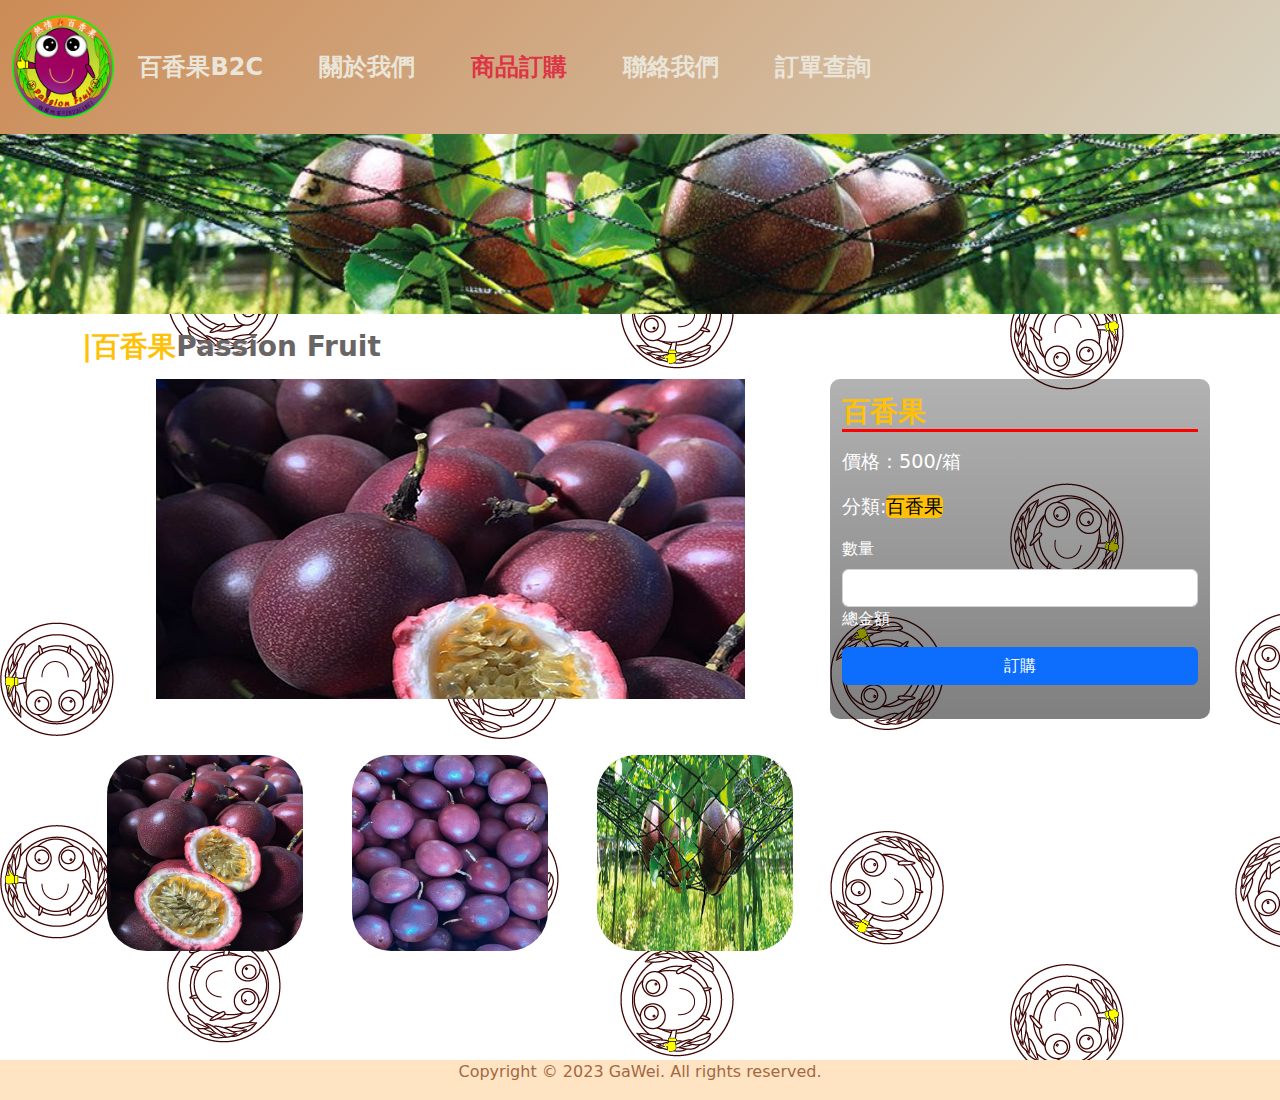
<file: orderlist.html>
<!DOCTYPE html>
<html lang="zh-Hant-TW">

<head>
    <meta charset="UTF-8">
    <meta name="viewport" content="width=device-width, initial-scale=1.0">
    <title>百香果選購</title>
    <link rel="stylesheet" href="./styles/myall.css">
    <link rel="stylesheet" href="./styles/style.css">
    <link rel="stylesheet" href="./styles/bootstrap.min.css">
    <link rel="shortcut icon" href="./icon/title.ico">
    <style>
        .navtitle {
            background: linear-gradient(135deg, var(--mycolor8), var(--mycolor1));
        }
    </style>
</head>

<body>
    <!-- 回上層按鈕 -->
    <!-- <div id="backtop" class="toTop-arrow">
        <img src="./images/LOGO.png">
    </div> -->
    <!-- 選單列 -->
    <header>
        <nav class="navbar navbar-expand-lg navtitle">
            <div class="container-fluid logo">
                <a class="navbar-brand" href="./index.html">
                    <img src="./images/LOGOone.png" alt="百香果B2C">
                    <p class="logotext">百香果B2C</p>
                </a>
                <button class="navbar-toggler" type="button" data-bs-toggle="collapse"
                    data-bs-target="#navbarNavAltMarkup" aria-controls="navbarNavAltMarkup" aria-expanded="false"
                    aria-label="Toggle navigation">
                    <span class="navbar-toggler-icon"></span>
                </button>
                <div class="collapse navbar-collapse" id="navbarNavAltMarkup">
                    <div class="navbar-nav">
                        <a class="nav-link " aria-current="page" href="./index.html">百香果B2C</a>
                        <a class="nav-link" href="./about.html" target="_self">關於我們</a>
                        <a class="nav-link text-danger" href="./product.html" target="_self">商品訂購</a>
                        <a class="nav-link" href="./contactus.html" target="_self">聯絡我們</a>
                        <a class="nav-link" href="#" type="button" data-bs-toggle="modal"
                            data-bs-target="#suflist">訂單查詢</a>
                    </div>
                </div>
            </div>
        </nav>
    </header>
    <!-- 登入彈出介面 -->
    <div class="modal fade" id="suflist">
        <!--讓上面的超連接來連結-->
        <div class="modal-dialog">
            <!--彈出框框-->
            <div class="modal-content">
                <!-- header -->
                <div class="modal-header">
                    <h3>訂單查詢</h3>
                    <button type="button" class="btn-close" data-bs-dismiss="modal"></button>
                </div>
                <!-- body -->
                <div class="modal-body">
                    <div>
                        <div class="mb-3 username">
                            <label for="" class="form-label">訂單編號</label>
                            <input id="listname" type="text" class="form-control " placeholder="請輸入訂單編號">
                        </div>
                        <div class="mb-3 usermimi">
                            <label for="tel" class="form-label">電話</label>
                            <input id="tel" type="text" class="form-control" placeholder="請輸入電話號碼">
                        </div>
                        <div class="form-check form-switch">
                            <input type="checkbox" class="form-check-input" role="switch" name="sw1" id="sw1">
                            <label class="form-check-label" for="sw1">未確認資料</label>
                        </div>
                        <button id="OK_btn" class="btn btn-info" style="width: 100%;">確認</button>
                    </div>
                </div>
                <!-- footer -->
                <div class="modal-footer">
                    <a href="#" type="button">聯絡客服</a>
                </div>
            </div>
        </div>
    </div>
    <main class="main5">
        <div class="banner"></div>
        <div class="container">
            <div class="title">
                <h3 class="text-warning fw-bolder mt-3">|百香果<span class="texten">Passion Fruit</span></h3>
            </div>
            <div class="row my-3">
                <div class="col-md-8">
                    <div class="col-12 iframes mb-3">
                        <iframe src="./images/修過/S__50888808.jpg" frameborder="0" scrolling="no" height="100%"
                            width="80%" name="picfr"></iframe>
                    </div>
                    <div class="d-flex mb-4">
                        <div class="col-4  iframes-imges">
                            <a href="./images/修過/S__50888808.jpg" target="picfr"><img src="./images/修過/S__50888808.jpg"
                                    alt="照片不見了!"></a>
                        </div>
                        <div class="col-4  iframes-imges">
                            <a href="./images/修過/S__50888810.jpg" target="picfr"><img src="./images/修過/S__50888810.jpg"
                                    alt="照片不見了!"></a>
                        </div>
                        <div class="col-4  iframes-imges">
                            <a href="./images/修過/fruit4-2.jpg" target="picfr"><img src="./images/修過/fruit4-1.jpg"
                                    alt="照片不見了!"></a>
                        </div>

                    </div>
                </div>
                <div class="col-md-4">
                    <div class="mytext">
                        <h3 class="text-warning fw-bolder">百香果</h3>
                        <p></p>
                        <p>價格：500/箱</p>
                        <p>分類:<span class="text-bg-warning rounded-2 me-2">百香果</span></p>
                    </div>
                    <div class="form-group">
                        <label for="" class="form-label labeltext">數量</label>
                        <input type="number" class="form-control" min="0" max="100" id="pnum" name="pnum">
                    </div>
                    <div class="form-group">
                        <label for="" class="form-label labeltext" id="showmon">總金額</label>
                    </div>
                    <button class="btn btn-primary mt-2 w-100" id="ok_btn" type="submit">訂購</button>
                </div>
            </div>
        </div>
    </main>
    <!-- 頁尾 -->
    <footer class="footer">
        <div>
            <p>Copyright © 2023 GaWei. All rights reserved.</p>
        </div>
    </footer>

    <script src="./js/bootstrap.bundle.min.js"></script>
    <script src="./js/Jquery.js"></script>
    <script src="./js/list.js"></script>
    <script>
        // 回最上層按鈕
        $(function () {
            $("#backtop").click(function () {
                console.log("ok");
                $("html,body").animate({ scrollTop: 0 }, 333);
            });
            $(window).scroll(function () {
                if ($(this).scrollTop() > 300) {
                    $("#backtop").fadeIn(222);
                } else {
                    $("#backtop").stop().fadeOut(222);
                }
            });
        });

        let listall;
        $(function () {
            let numb = 0;
            let monb = 0;
            $("#pnum").change(function () {
                // console.log($("#pnum").val());
                var mon = $("#pnum").val() * 500;
                $("#showmon").html("總金額:" + mon + "元");
                numb = ($("#pnum").val());
                monb = mon;
            });

            //取得當下日期時間當作訂單編號
            let time = new Date();
            let thetime = time.getTime();
            // console.log(thetime);
            let datelist = {
                year: time.getFullYear(),
                month: time.getMonth() + 1,
                date: time.getDate(),
                hour: time.getHours(),
                minute: time.getMinutes(),
                second: time.getSeconds(),
            }
            let list1 = datelist.year.toString();
            // console.log(typeof list1, list1);
            let list2 = datelist.month.toString();
            let list3 = datelist.date.toString();
            let list4 = datelist.minute.toString();
            let list5 = datelist.hour.toString();
            let list6 = datelist.second.toString();
            listall = list1 + list2 + list3 + list5 + list4 + list6;
            // console.log(typeof listall, listall);
            // console.log(list6);



            let buybutton = $("#pnum");
            $("#ok_btn").bind("click", function () {
                if (monb != 0) {
                    let textmon = '請確認訂購數量為:' + numb + '箱\n\n總金額:' + monb + '元\n\n您的訂單編號為:' + listall;
                    if (confirm(textmon)) {
                        let tel = prompt("輸入電話號碼");
                        // console.log(typeof tel, tel);
                        if (tel != 0) {
                            let address = prompt("請輸入地址");
                            if (address != 0) {
                                //PHP連線
                                $.ajax({
                                    type: "POST",
                                    url: "./20231211-Createdb.php",
                                    data: { flist: listall, ftel: tel, fcont: $("#pnum").val(), fmon: monb,fadd:address},
                                    success: showdata,
                                    error: function () {
                                        alert("失敗");
                                    }
                                });
                            }else{
                                alert("請輸入地址");
                            }
                        } else {
                            alert("請輸入電話");
                        }

                    } else {
                        window.location.replace("./orderlist.html");
                    }

                } else {
                    alert("輸入數量");
                }
            });

        });

        function showdata(data) {
            console.log(data);
            alert("訂購成功");
            location.href = "./visitor.html?value=" + listall + "";
        }
    </script>
</body>

</html>
</file>
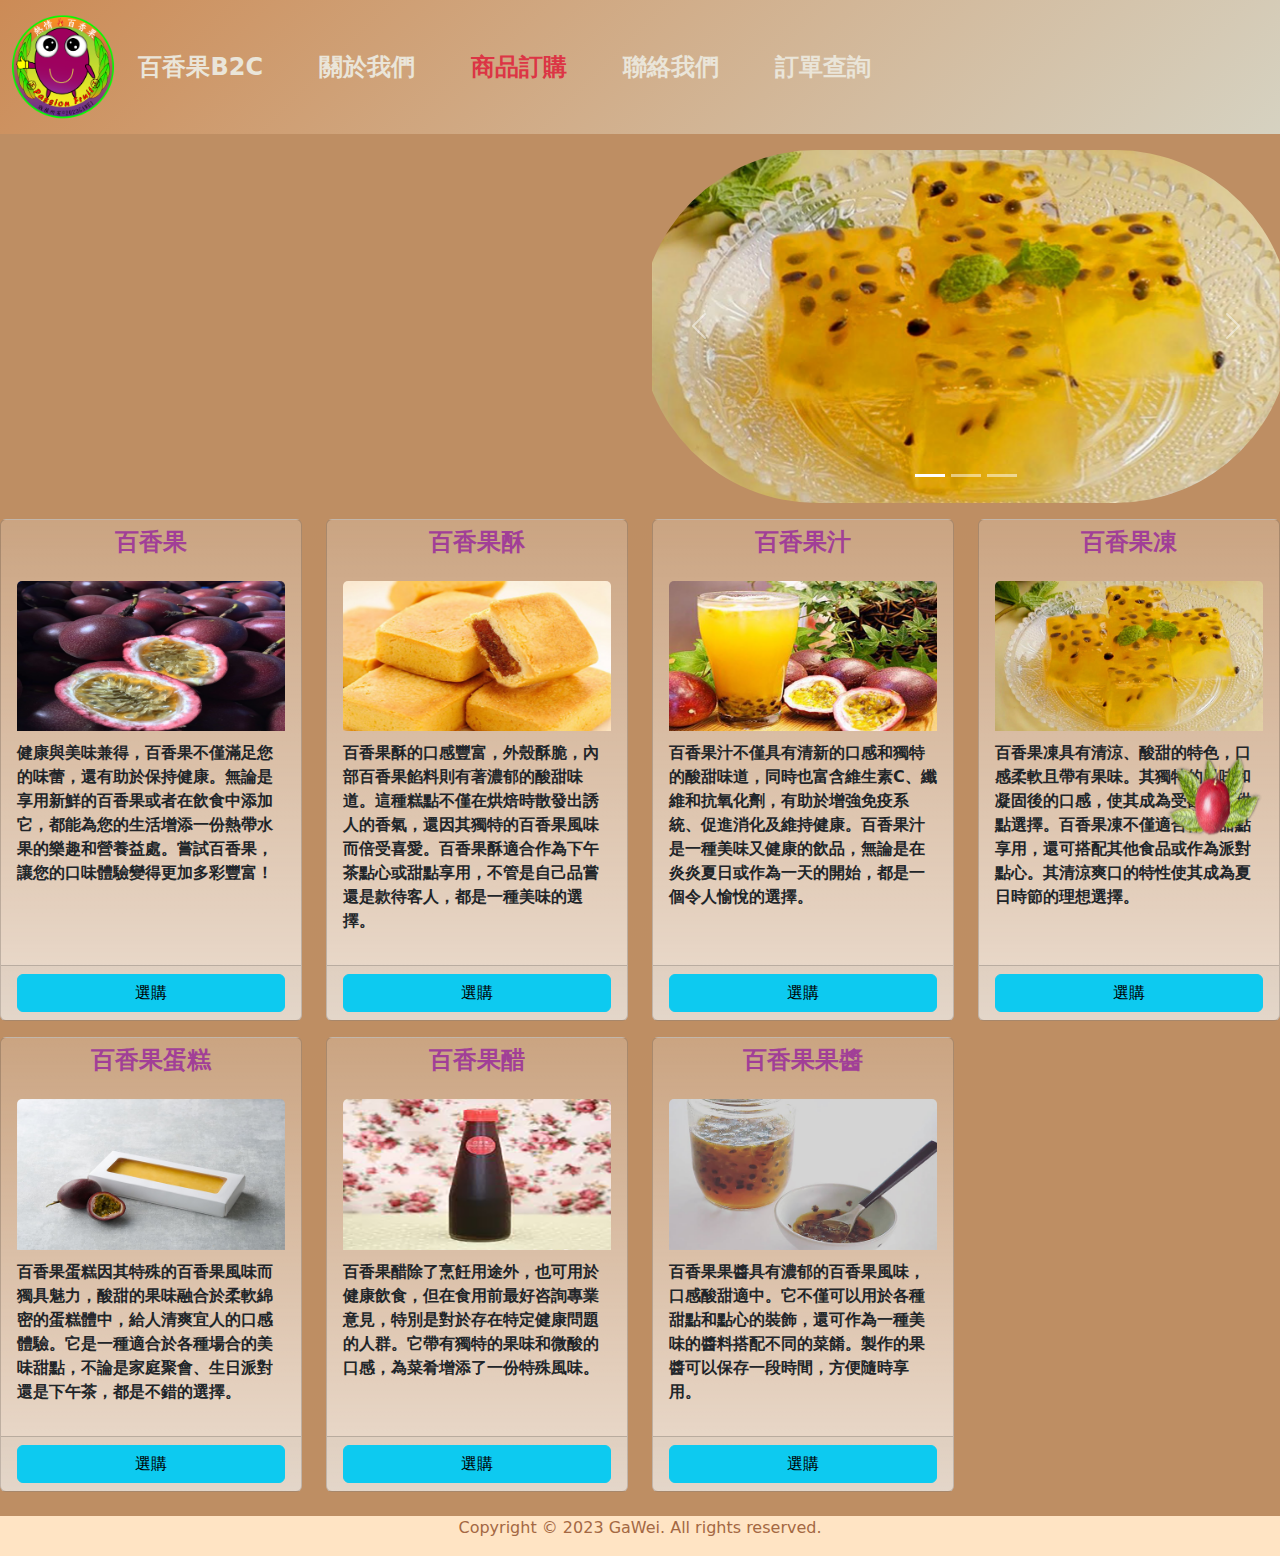
<file: product.html>
<!DOCTYPE html>
<html lang="zh-Hant-TW">

<head>
    <meta charset="UTF-8">
    <meta name="viewport" content="width=device-width, initial-scale=1.0">
    <title>百香果B2C｜產品訂購</title>
    <link rel="stylesheet" href="./styles/myall.css">
    <link rel="stylesheet" href="./styles/style.css">
    <link rel="stylesheet" href="./styles/bootstrap.min.css">
    <link rel="shortcut icon" href="./icon/title.ico">
    <style>
        .navtitle{
            background: linear-gradient(135deg,var(--mycolor8),var(--mycolor1));
        }
    </style>
</head>

<body style="background-color: var(--mycolor2)">
    <!-- 回上層按鈕 -->
    <div id="backtop" class="toTop-arrow">
        <img src="./images/LOGO.png">
    </div>
    <!-- 選單列 -->
    <header>
        <nav class="navbar navbar-expand-lg navtitle">
            <div class="container-fluid logo">
                <a class="navbar-brand" href="./index.html">
                    <img src="./images/LOGOone.png" alt="百香果B2C">
                    <p class="logotext">百香果B2C</p>
                </a>
                <button class="navbar-toggler" type="button" data-bs-toggle="collapse"
                    data-bs-target="#navbarNavAltMarkup" aria-controls="navbarNavAltMarkup" aria-expanded="false"
                    aria-label="Toggle navigation">
                    <span class="navbar-toggler-icon"></span>
                </button>
                <div class="collapse navbar-collapse" id="navbarNavAltMarkup">
                    <div class="navbar-nav">
                        <a class="nav-link " aria-current="page" href="./index.html">百香果B2C</a>
                        <a class="nav-link" href="./about.html" target="_self">關於我們</a>
                        <a class="nav-link text-danger" href="./product.html" target="_self">商品訂購</a>
                        <a class="nav-link" href="./contactus.html" target="_self">聯絡我們</a>
                        <a class="nav-link" href="#" type="button" data-bs-toggle="modal"
                            data-bs-target="#suflist">訂單查詢</a>
                    </div>
                </div>
            </div>
        </nav>
    </header>
    <!-- 登入彈出介面 -->
    <div class="modal fade" id="suflist">
        <!--讓上面的超連接來連結-->
        <div class="modal-dialog">
            <!--彈出框框-->
            <div class="modal-content">
                <!-- header -->
                <div class="modal-header">
                    <h3>訂單查詢</h3>
                    <button type="button" class="btn-close" data-bs-dismiss="modal"></button>
                </div>
                <!-- body -->
                <div class="modal-body">
                    <div>
                        <div class="mb-3 username">
                            <label for="" class="form-label">訂單編號</label>
                            <input id="listname" type="text" class="form-control " placeholder="請輸入訂單編號">
                        </div>
                        <div class="mb-3 usermimi">
                            <label for="tel" class="form-label">電話</label>
                            <input id="tel" type="text" class="form-control" placeholder="請輸入電話號碼">
                        </div>
                        <div class="form-check form-switch">
                            <input type="checkbox" class="form-check-input" role="switch" name="sw1" id="sw1">
                            <label class="form-check-label" for="sw1">未確認資料</label>
                        </div>
                        <button id="OK_btn" class="btn btn-info" style="width: 100%;">確認</button>
                    </div>
                </div>
                <!-- footer -->
                <div class="modal-footer">
                    <a href="#" type="button">聯絡客服</a>
                </div>
            </div>
        </div>
    </div>

    <div class="main3">
        <div class="row my-3">
            <div class="col-md-6 attention-area" id="area">
                <div class="toptext p-3">
                    <h3>接收物品注意事項</h3>
                    <ul>
                        <li><span>檢查包裝完整性：</span>檢查包裹外觀是否完好無損，確保沒有明顯的撕裂、破損或液體滲漏。如果發現任何瑕疵或損壞，請盡快通知快遞公司或發送者。</li>
                        <li><span>立即處理：</span>如有可能，儘快處理包裹。如果內容物是水果或易腐品，請盡快拆封並檢查其狀況，以確保新鮮度和品質。</li>
                        <li><span>確認訂單：</span>核對收到的包裹與訂單是否相符，檢查包裹中的水果種類、數量和品質是否符合您的訂單。</li>
                        <li><span>注意賞味期限：</span>檢查水果的賞味期限或保質期，確保在期限內食用或處理。</li>
                    </ul>
                </div>
            </div>
            <!-- 輪播相片 -->
            <div class="col-md-6 rounded-pill overflow-hidden ">
                <div id="carouselExampleIndicators" class="carousel slide" data-bs-ride="carousel">
                    <div class="carousel-indicators">
                        <button type="button" data-bs-target="#carouselExampleIndicators" data-bs-slide-to="0"
                            class="active" aria-current="true" aria-label="Slide 1"></button>
                        <button type="button" data-bs-target="#carouselExampleIndicators" data-bs-slide-to="1"
                            aria-label="Slide 2"></button>
                        <button type="button" data-bs-target="#carouselExampleIndicators" data-bs-slide-to="2"
                            aria-label="Slide 3"></button>
                    </div>
                    <div class="carousel-inner">
                        <div class="carousel-item active" data-bs-interval="2000">
                            <img src="./images/fruit6.jpg" class="d-block w-100 h-50" alt="...">
                        </div>
                        <div class="carousel-item" data-bs-interval="2000">
                            <img src="./images/修過/fruit7.png" class="d-block w-100 h-50" alt="...">
                        </div>
                        <div class="carousel-item" data-bs-interval="2000">
                            <img src="./images/修過/cake.png" class="d-block w-100 h-50" alt="...">
                        </div>
                    </div>
                    <button class="carousel-control-prev" type="button" data-bs-target="#carouselExampleIndicators"
                        data-bs-slide="prev">
                        <span class="carousel-control-prev-icon" aria-hidden="true"></span>
                        <span class="visually-hidden">Previous</span>
                    </button>
                    <button class="carousel-control-next" type="button" data-bs-target="#carouselExampleIndicators"
                        data-bs-slide="next">
                        <span class="carousel-control-next-icon" aria-hidden="true"></span>
                        <span class="visually-hidden">Next</span>
                    </button>
                </div>
            </div>
        </div>
        <!-- 下方販售商品 -->
        <div class="my-2">
            <div class="row">
                <div class="col-md-6 col-lg-3 mb-3">
                    <div class="card h-100">
                        <div class="card-head">
                            <h4>百香果</h4>
                        </div>
                        <div class="card-body">
                            <img class="card-img-top pimg1" src="./images/修過/p1.png" alt="圖片消失!">
                            <p>健康與美味兼得，百香果不僅滿足您的味蕾，還有助於保持健康。無論是享用新鮮的百香果或者在飲食中添加它，都能為您的生活增添一份熱帶水果的樂趣和營養益處。嘗試百香果，讓您的口味體驗變得更加多彩豐富！
                            </p>
                        </div>
                        <div class="card-footer">
                            <a href="./orderlist.html" class="btn btn-info w-100" target="_blank">選購</a>
                        </div>
                    </div>
                </div>
                <div class="col-md-6 col-lg-3 mb-3">
                    <div class="card h-100">
                        <div class="card-head">
                            <h4>百香果酥</h4>
                        </div>
                        <div class="card-body">
                            <img class="card-img-top pimg2" src="./images/修過/cake.png" alt="圖片消失!">
                            <p>百香果酥的口感豐富，外殼酥脆，內部百香果餡料則有著濃郁的酸甜味道。這種糕點不僅在烘焙時散發出誘人的香氣，還因其獨特的百香果風味而倍受喜愛。百香果酥適合作為下午茶點心或甜點享用，不管是自己品嘗還是款待客人，都是一種美味的選擇。
                            </p>
                        </div>
                        <div class="card-footer">
                            <a href="./orderlist.html" class="btn btn-info w-100" target="_blank">選購</a>
                        </div>
                    </div>
                </div>
                <div class="col-md-6 col-lg-3 mb-3">
                    <div class="card h-100">
                        <div class="card-head">
                            <h4>百香果汁</h4>
                        </div>
                        <div class="card-body">
                            <img class="card-img-top pimg3" src="./images/修過/fruit7.png" alt="圖片消失!">
                            <p>百香果汁不僅具有清新的口感和獨特的酸甜味道，同時也富含維生素C、纖維和抗氧化劑，有助於增強免疫系統、促進消化及維持健康。百香果汁是一種美味又健康的飲品，無論是在炎炎夏日或作為一天的開始，都是一個令人愉悅的選擇。
                            </p>
                        </div>
                        <div class="card-footer">
                            <a href="./orderlist.html" class="btn btn-info w-100" target="_blank">選購</a>
                        </div>
                    </div>
                </div>
                <div class="col-md-6 col-lg-3 mb-3">
                    <div class="card h-100">
                        <div class="card-head">
                            <h4>百香果凍</h4>
                        </div>
                        <div class="card-body">
                            <img class="card-img-top pimg4" src="./images/修過/fruit6.jpg" alt="圖片消失!">
                            <p>百香果凍具有清涼、酸甜的特色，口感柔軟且帶有果味。其獨特的風味和凝固後的口感，使其成為受歡迎的甜點選擇。百香果凍不僅適合作為甜點享用，還可搭配其他食品或作為派對點心。其清涼爽口的特性使其成為夏日時節的理想選擇。
                            </p>
                        </div>
                        <div class="card-footer">
                            <a href="./orderlist.html" class="btn btn-info w-100" target="_blank">選購</a>
                        </div>
                    </div>
                </div>
                <div class="col-md-6 col-lg-3 mb-3">
                    <div class="card h-100">
                        <div class="card-head">
                            <h4>百香果蛋糕</h4>
                        </div>
                        <div class="card-body">
                            <img class="card-img-top pimg5" src="./images/修過/cake2.png" alt="圖片消失!">
                            <p>百香果蛋糕因其特殊的百香果風味而獨具魅力，酸甜的果味融合於柔軟綿密的蛋糕體中，給人清爽宜人的口感體驗。它是一種適合於各種場合的美味甜點，不論是家庭聚會、生日派對還是下午茶，都是不錯的選擇。
                            </p>
                        </div>
                        <div class="card-footer">
                            <a href="./orderlist.html" class="btn btn-info w-100" target="_blank">選購</a>
                        </div>
                    </div>
                </div>
                <div class="col-md-6 col-lg-3 mb-3">
                    <div class="card h-100">
                        <div class="card-head">
                            <h4>百香果醋</h4>
                        </div>
                        <div class="card-body">
                            <img class="card-img-top pimg6" src="./images/修過/p2.png" alt="圖片消失!">
                            <p>百香果醋除了烹飪用途外，也可用於健康飲食，但在食用前最好咨詢專業意見，特別是對於存在特定健康問題的人群。它帶有獨特的果味和微酸的口感，為菜肴增添了一份特殊風味。</p>
                        </div>
                        <div class="card-footer">
                            <a href="./orderlist.html" class="btn btn-info w-100" target="_blank">選購</a>
                        </div>
                    </div>
                </div>
                <div class="col-md-6 col-lg-3 mb-3">
                    <div class="card h-100">
                        <div class="card-head">
                            <h4>百香果果醬</h4>
                        </div>
                        <div class="card-body">
                            <img class="card-img-top pimg7" src="./images/修過/p3.png" alt="圖片消失!">
                            <p>百香果果醬具有濃郁的百香果風味，口感酸甜適中。它不僅可以用於各種甜點和點心的裝飾，還可作為一種美味的醬料搭配不同的菜餚。製作的果醬可以保存一段時間，方便隨時享用。</p>
                        </div>
                        <div class="card-footer">
                            <a href="./orderlist.html" class="btn btn-info w-100" target="_blank">選購</a>
                        </div>
                    </div>
                </div>
            </div>
        </div>
        <!-- 頁尾 -->
        <footer class="footer">
            <div>
                <p>Copyright © 2023 GaWei. All rights reserved.</p>
            </div>
        </footer>


        <script src="./js/Jquery.js"></script>
        <script src="./js/bootstrap.bundle.min.js"></script>
        <script src="./js/list.js"></script>
        <script>
            // 回最上層按鈕
            $(function () {
                $("#backtop").click(function () {
                    console.log("ok");
                    $("html,body").animate({ scrollTop: 0 }, 333);
                });
                $(window).scroll(function () {
                    if ($(this).scrollTop() > 300) {
                        $("#backtop").fadeIn(222);
                    } else {
                        $("#backtop").stop().fadeOut(222);
                    }
                });

                $("#area").mouseover(function(){
                    $("#area").css("opacity","1");
                });
            });
            
        </script>
</body>

</html>
</file>
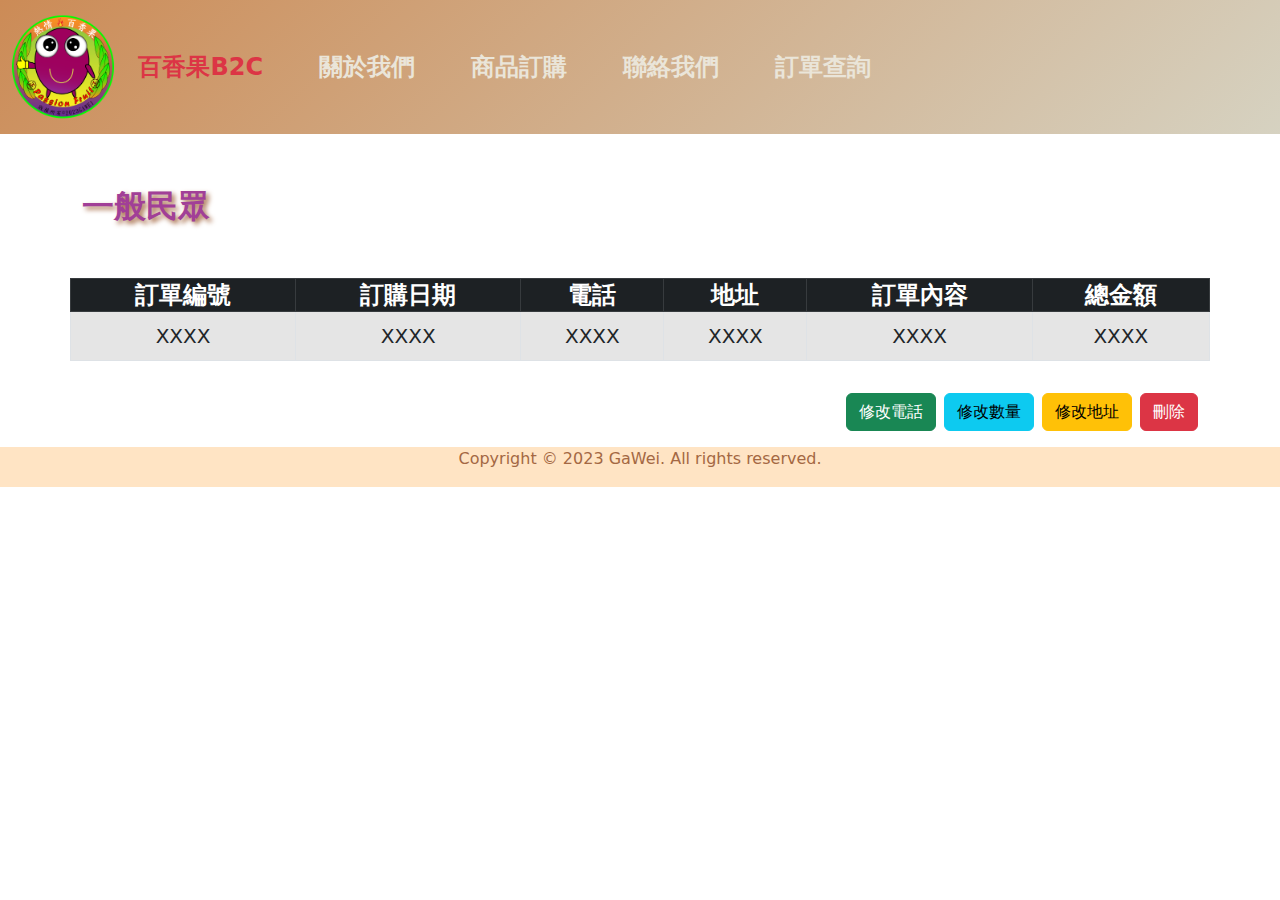
<file: visitor.html>
<!DOCTYPE html>
<html lang="zh-Hant-TW">

<head>
    <meta charset="UTF-8">
    <meta name="viewport" content="width=device-width, initial-scale=1.0">
    <title>百香果B2C｜會員</title>
    <link rel="stylesheet" href="./styles/myall.css">
    <link rel="stylesheet" href="./styles/style.css">
    <link rel="stylesheet" href="./styles/bootstrap.min.css">
    <link rel="shortcut icon" href="./icon/title.ico">
    <link rel="stylesheet" href="https://cdnjs.cloudflare.com/ajax/libs/font-awesome/6.5.1/css/all.min.css" integrity="sha512-DTOQO9RWCH3ppGqcWaEA1BIZOC6xxalwEsw9c2QQeAIftl+Vegovlnee1c9QX4TctnWMn13TZye+giMm8e2LwA==" crossorigin="anonymous" referrerpolicy="no-referrer" />
    <style>
        header {
            position: sticky;
            top: 0;
            z-index: 10;
        }

        .navtitle {
            background: linear-gradient(135deg, var(--mycolor8), var(--mycolor1));
        }
        .welcome{
            font-size: 2rem;
            font-weight: bolder;
            color: var(--mycolor12);
            text-shadow: 3px 3px 5px var(--mycolor3);
        }
    </style>
</head>

<body>
    <!-- 回上層按鈕 -->
    <!-- <div id="backtop" class="toTop-arrow">
        <img src="./images/LOGO.png">
    </div> -->
    <!-- 選單列 -->
    <header>
        <nav class="navbar navbar-expand-lg navtitle">
            <div class="container-fluid logo">
                <a class="navbar-brand" href="./index.html">
                    <img src="./images/LOGOone.png" alt="百香果B2C">
                    <p class="logotext">百香果B2C</p>
                </a>
                <button class="navbar-toggler" type="button" data-bs-toggle="collapse"
                    data-bs-target="#navbarNavAltMarkup" aria-controls="navbarNavAltMarkup" aria-expanded="false"
                    aria-label="Toggle navigation">
                    <span class="navbar-toggler-icon"></span>
                </button>
                <div class="collapse navbar-collapse" id="navbarNavAltMarkup">
                    <div class="navbar-nav">
                        <a class="nav-link text-danger" aria-current="page" href="./index.html">百香果B2C</a>
                        <a class="nav-link" href="./about.html" target="_self">關於我們</a>
                        <a class="nav-link" href="./product.html" target="_self">商品訂購</a>
                        <a class="nav-link" href="./contactus.html" target="_self">聯絡我們</a>
                        <a class="nav-link" href="#" type="button" data-bs-toggle="modal"
                            data-bs-target="#suflist">訂單查詢</a>
                    </div>
                </div>
            </div>
        </nav>
    </header>
    <!-- 登入彈出介面 -->
    <div class="modal fade" id="suflist">
        <!--讓上面的超連接來連結-->
        <div class="modal-dialog">
            <!--彈出框框-->
            <div class="modal-content">
                <!-- header -->
                <div class="modal-header">
                    <h3>訂單查詢</h3>
                    <button type="button" class="btn-close" data-bs-dismiss="modal"></button>
                </div>
                <!-- body -->
                <div class="modal-body">
                    <div>
                        <div class="mb-3 username">
                            <label for="" class="form-label">訂單編號</label>
                            <input id="listname" type="text" class="form-control " placeholder="請輸入訂單編號">
                        </div>
                        <div class="mb-3 usermimi">
                            <label for="tel" class="form-label">電話</label>
                            <input id="tel" type="text" class="form-control" placeholder="請輸入電話號碼">
                        </div>
                        <div class="form-check form-switch">
                            <input type="checkbox" class="form-check-input" role="switch" name="sw1" id="sw1">
                            <label class="form-check-label" for="sw1">未確認資料</label>
                        </div>
                        <button id="OK_btn" class="btn btn-info" style="width: 100%;">確認</button>
                    </div>
                </div>
                <!-- footer -->
                <div class="modal-footer">
                    <a href="#" type="button">聯絡客服</a>
                </div>
            </div>
        </div>
    </div>

    <main class="main6">
        <div class="container">
            <div class="row">
                <div class="welcome mt-5" id="visitor"><i class="fa-solid fa-user"></i>一般民眾</div>
                <table class="table table-active table-bordered mt-5">
                    <thead class="table-dark">
                        <tr>
                            <th>訂單編號</th>
                            <th>訂購日期</th>
                            <th>電話</th>
                            <th>地址</th>
                            <th>訂單內容</th>
                            <th>總金額</th>
                        </tr>
                    </thead>
                    <tbody id="show">
                        <tr>
                            <td id="fulist" data-th="訂單編號">XXXX</td>
                            <td id="fudate" data-th="訂購日期">XXXX</td>
                            <td id="futel" data-th="電話">XXXX</td>
                            <td id="fadd" data-th="地址">XXXX</td>
                            <td id="fruit" data-th="訂單內容">XXXX</td>
                            <td id="monmon" data-th="總金額">XXXX</td>
                        </tr>
                    </tbody>
                </table>
                <div class="btns my-3 d-flex justify-content-end">
                    <button class="btn btn-success me-2" id="btn_change1">修改電話</button>
                    <button class="btn btn-info me-2" id="btn_change2">修改數量</button>
                    <button class="btn btn-warning me-2" id="btn_change3">修改地址</button>
                    <button class="btn btn-danger" id="btn-reset">刪除</button>
                </div>
            </div>
        </div>
    </main>
    <!-- 頁尾 -->
    <footer class="footer">
        <div>
            <p>Copyright © 2023 GaWei. All rights reserved.</p>
        </div>
    </footer>

    <script src="./js/Jquery.js"></script>
    <script src="./js/bootstrap.bundle.min.js"></script>
    <script src="./js/list.js"></script>



    <script>
        //取得前面傳過來的訂單編號
        let butlistvalue;
        function url() {
            butlistvalue = window.location.search.substring(1);
            let vars = butlistvalue.split("=");
            return vars[1];
        }

        function showdata(data) {
            // console.log(data);
            //將訂單編號單獨拉出變成陣列
            let flistnum = [];
            data.forEach(function (item) {
                // console.log(item);
                flistnum.push(item.flist);
            });
            // console.log(A1);
            // console.log(A1.indexOf(url()));

            //訂單陣列位置
            let flistpos = flistnum.indexOf(url());
            // console.log(typeof flistpos, flistpos);
            $("#show").empty();
            let strhtml = '<tr><td id="fulist" data-th="訂單編號">' + data[flistpos].flist + '</td><td id="fudate" data-th="訂購日期">' + data[flistpos].fdate + '</td><td id="futel" data-th="電話">' + data[flistpos].ftel + '</td><td id="fadd" data-th="地址">' + data[flistpos].fadd + '</td><td id="fruit" data-th="訂單內容">' + data[flistpos].fcont + '箱</td><td id="monmon" data-th="總金額">' + data[flistpos].fmon + '</td></tr>';
            $("#show").html(strhtml);
            let userlist = '<i class="fa-solid fa-user"></i>訂單'+data[flistpos].flist+'的朋友歡迎回來';
            $("#visitor").html(userlist);
        }





        let newtel; //存儲新電話
        let newcont; //存儲新數量
        let newmon; //儲存新金額
        let newadd; //儲存新地址
        $(function () {
            $.ajax({
                type: "GET",
                url: "./20231211-Readdb.php",
                dataType: "json",
                success: showdata,
                error: function () {
                    alert("錯誤");
                }
            });

            $("#btn-reset").bind("click", function () {
                if (confirm("確認要清除訂單?")) {
                    // console.log(url());
                    //刪除選單
                    $.ajax({
                        type: "POST",
                        url: "./20231211-Deletedb.php",
                        data: { flist: url() },
                        success: deleteflist,
                        error: function () {
                            alert("刪除失敗");
                        }
                    });
                } else {
                    location.href = "./visitor.html?" + butlistvalue;
                }
            });

            //修改電話
            $("#btn_change1").bind("click",function(){
               newtel = prompt("修改電話");
               if(newtel != "" && newtel != null){
                // console.log(newtel);
                $.ajax({
                    type:"POST",
                    url:"./20231211-Updatadb.php",
                    data:{flist:url(),ftel:newtel},
                    success:updatatel,
                    error:function(){
                        alert("修改失敗");
                    }
                });
               }
            });
            // console.log(url());
            //修改數量
            $("#btn_change2").bind("click",function(){
                newcont = prompt("修改數量");
               if(newcont != "" && newcont != null){
                // console.log(newtel);
                newmon = newcont*500;
                alert("更改後數量為"+newcont+"箱\n總金額:"+newmon);
                $.ajax({
                    type:"POST",
                    url:"./20231211-Updatadb2.php",
                    data:{flist:url(),fcont:newcont,fmon:newmon},
                    success:updatacont,
                    error:function(){
                        alert("修改失敗");
                    }
                });
               }
            });

            //修改地址
            $("#btn_change3").bind("click",function(){
               newadd = prompt("修改地址");
               if(newadd != "" && newadd != null){
                // console.log(newtel);
                $.ajax({
                    type:"POST",
                    url:"./20231211-Updatadb3.php",
                    data:{flist:url(),fadd:newadd},
                    success:updatafadd,
                    error:function(){
                        alert("修改失敗");
                    }
                });
               };
            });



        });

        


        //刪除
        function deleteflist(data) {
            alert("刪除訂單成功!");
            window.location.href = "./index.html";
        }

        //修改電話
        function updatatel(){
            alert("修改電話成功!");
            location.href = "./visitor.html?" + butlistvalue;
        }
        //修改數量
        function updatacont(){
            alert("修改數量成功!");
            location.href = "./visitor.html?" + butlistvalue;
        }
        //修改地址
        function updatafadd(){
            alert("修改地址成功!");
            location.href = "./visitor.html?" + butlistvalue;
        }
    </script>
</body>

</html>
</file>
<file: styles/myall.css>
:root{            
    --mycolor1:#d6d2c1;
    --mycolor2:#be8e63;
    --mycolor3:#a46843;
    --mycolor4:#35140d;
    --mycolor5:#135aab;
    --mycolor6:#11af9c;
    --mycolor7:#eae5d9;
    --mycolor8:#cc8b56;
    --mycolor9:#fbc2c3;
    --mycolor10:#f37672;
    --mycolor11:#e62227;
    --mycolor12:#a13f97;
    --mycolor13:#FF007F;
    --mycolor14:#E86094;
}
</file>
<file: styles/style.css>
@charset "UTF-8";
html, body {
  max-width: 1400px;
  margin: 0 auto;
}
html header nav .logo .navbar-brand img, body header nav .logo .navbar-brand img {
  width: 8vw;
}
html header nav .logo .navbar-brand .logotext, body header nav .logo .navbar-brand .logotext {
  display: none;
}
html header nav .logo .collapse .navbar-nav a, body header nav .logo .collapse .navbar-nav a {
  font-size: 1.5rem;
  font-weight: bolder;
  color: var(--mycolor7);
  margin-right: 40px;
  position: relative;
}
html header nav .logo .collapse .navbar-nav a::after, body header nav .logo .collapse .navbar-nav a::after {
  content: "";
  position: absolute;
  left: 0;
  bottom: -3px;
  width: 0px;
  height: 2px;
  background-color: red;
  transition: width 0.8s ease;
}
html header nav .logo .collapse .navbar-nav a:hover::after, body header nav .logo .collapse .navbar-nav a:hover::after {
  width: 100%;
}
html .carousel .carousel-inner .carousel-item img, body .carousel .carousel-inner .carousel-item img {
  height: 100vh;
}
@media screen and (max-width: 768px) {
  html .carousel .carousel-inner .carousel-item img, body .carousel .carousel-inner .carousel-item img {
    height: 50vh;
  }
}
html .toTop-arrow img, body .toTop-arrow img {
  width: 10rem;
  height: 10rem;
  padding: 0;
  margin: 0;
  border: 0;
  cursor: pointer;
  position: fixed;
  right: -1rem;
  bottom: 1rem;
  z-index: 99;
}
html .toTop-arrow.hide, body .toTop-arrow.hide {
  transform: translateX(120%);
}
html .main1, body .main1 {
  min-height: 85vw;
  background-image: url(../images/bg-1.jpg);
  background-position: center center;
  background-size: cover;
}
html .main1 .container .row .section1, body .main1 .container .row .section1 {
  margin-top: 30px;
}
html .main1 .container .row .section1 .content1, body .main1 .container .row .section1 .content1 {
  min-height: 40vw;
  background: linear-gradient(330deg, rgba(0, 0, 0, 0.2), rgba(0, 0, 0, 0.7));
  border-radius: 10%;
  padding-bottom: 10px;
}
html .main1 .container .row .section1 .content1 .contitle, body .main1 .container .row .section1 .content1 .contitle {
  margin-top: 10px;
}
html .main1 .container .row .section1 .content1 .contitle h4, body .main1 .container .row .section1 .content1 .contitle h4 {
  color: rgb(255, 255, 255);
  text-align: center;
  font-weight: bolder;
  font-size: 2rem;
}
html .main1 .container .row .section1 .content1 .row .card, body .main1 .container .row .section1 .content1 .row .card {
  box-shadow: 5px 5px 5px #ebeb61;
}
html .main1 .container .row .section1 .content1 .row .card .card-body, body .main1 .container .row .section1 .content1 .row .card .card-body {
  cursor: pointer;
  box-shadow: 0px 3px 5px #3c3c3c;
}
html .main1 .container .row .section1 .content1 .row .card .card-body .cardimg1, body .main1 .container .row .section1 .content1 .row .card .card-body .cardimg1 {
  background-image: url(../images/fruit2.jpg);
  background-position: center center;
  background-size: cover;
  height: 100px;
}
html .main1 .container .row .section1 .content1 .row .card .card-body .cardimg2, body .main1 .container .row .section1 .content1 .row .card .card-body .cardimg2 {
  background-image: url(../images/dirver2.png);
  background-position: center center;
  background-size: cover;
  height: 100px;
}
html .main1 .container .row .section1 .content1 .row .card .card-body .cardimg3, body .main1 .container .row .section1 .content1 .row .card .card-body .cardimg3 {
  background-image: url(../images/fruit5.jpg);
  background-position: center center;
  background-size: cover;
  height: 100px;
}
html .main1 .container .row .section1 .content1 .row .card .card-body .cardimg4, body .main1 .container .row .section1 .content1 .row .card .card-body .cardimg4 {
  background-image: url(../images/premium.avif);
  background-position: center center;
  background-size: cover;
  height: 100px;
}
html .main1 .container .row .section1 .content2, body .main1 .container .row .section1 .content2 {
  min-height: 40vw;
  background: linear-gradient(135deg, rgba(207, 116, 11, 0.2), rgba(221, 165, 10, 0.7));
  border-radius: 10%;
  padding-bottom: 10px;
}
html .main1 .container .row .section1 .content2 .contitle, body .main1 .container .row .section1 .content2 .contitle {
  margin-top: 10px;
}
html .main1 .container .row .section1 .content2 .contitle h4, body .main1 .container .row .section1 .content2 .contitle h4 {
  color: black;
  text-align: center;
  font-weight: bolder;
  font-size: 2rem;
}
html .main1 .container .row .section1 .content2 .col-10, body .main1 .container .row .section1 .content2 .col-10 {
  min-height: 300;
  margin: 20px auto;
  display: flex;
  flex-direction: column;
  justify-content: start;
}
html .main1 .container .row .section1 .content2 .col-10 .conright1, body .main1 .container .row .section1 .content2 .col-10 .conright1 {
  min-height: 15vw;
  border-radius: 10%;
  display: flex;
  justify-content: space-around;
}
html .main1 .container .row .section1 .content2 .col-10 .conright1 .context1, body .main1 .container .row .section1 .content2 .col-10 .conright1 .context1 {
  max-width: 50%;
  display: flex;
  align-items: center;
}
html .main1 .container .row .section1 .content2 .col-10 .conright1 .context1 p, body .main1 .container .row .section1 .content2 .col-10 .conright1 .context1 p {
  padding: 10px;
  font-weight: bolder;
  font-size: 1.5rem;
  color: var(--mycolor4);
}
html .main1 .container .row .section1 .content2 .col-10 .conright1 .pimg, body .main1 .container .row .section1 .content2 .col-10 .conright1 .pimg {
  border-radius: 10%;
  min-height: 300px;
  width: 400px;
  min-width: 80px;
  overflow: hidden;
  display: flex;
  justify-content: center;
  align-items: center;
}
html .main1 .container .row .section1 .content2 .col-10 .conright1 .pimg img, body .main1 .container .row .section1 .content2 .col-10 .conright1 .pimg img {
  min-height: 300px;
  width: 400px;
  min-width: 80px;
  transition: all 0.8;
  border: 5px solid white;
  border-radius: 10%;
}
html .main1 .container .row .section1 .content2 .col-10 .conright1 .pimg img:hover, body .main1 .container .row .section1 .content2 .col-10 .conright1 .pimg img:hover {
  transform: scale(1.2);
}
html .main1 .container .row .section1 .content2 .col-10 .conright2, body .main1 .container .row .section1 .content2 .col-10 .conright2 {
  min-height: 15vw;
  border-radius: 10%;
  display: flex;
  flex-direction: row-reverse;
  justify-content: space-around;
}
html .main1 .container .row .section1 .content2 .col-10 .conright2 .context2, body .main1 .container .row .section1 .content2 .col-10 .conright2 .context2 {
  max-width: 50%;
  display: flex;
  align-items: center;
}
html .main1 .container .row .section1 .content2 .col-10 .conright2 .context2 p, body .main1 .container .row .section1 .content2 .col-10 .conright2 .context2 p {
  padding: 10px;
  font-weight: bolder;
  font-size: 1.2rem;
  color: var(--mycolor9);
}
html .main1 .container .row .section1 .content2 .col-10 .conright2 .pimg, body .main1 .container .row .section1 .content2 .col-10 .conright2 .pimg {
  border-radius: 10%;
  min-height: 300px;
  width: 400px;
  min-width: 80px;
  overflow: hidden;
  display: flex;
  justify-content: center;
  align-items: center;
}
html .main1 .container .row .section1 .content2 .col-10 .conright2 .pimg img, body .main1 .container .row .section1 .content2 .col-10 .conright2 .pimg img {
  min-height: 300px;
  width: 400px;
  min-width: 80px;
  transition: all 0.8;
  border: 5px solid white;
  border-radius: 10%;
}
html .main1 .container .row .section1 .content2 .col-10 .conright2 .pimg img:hover, body .main1 .container .row .section1 .content2 .col-10 .conright2 .pimg img:hover {
  transform: scale(1.2);
}
html .main1 .container .bottompar .section2, body .main1 .container .bottompar .section2 {
  min-height: 40vw;
}
html .main1 .container .bottompar .section2 .par2leftimg, body .main1 .container .bottompar .section2 .par2leftimg {
  min-height: 20vw;
  background-image: url(../images/fruit4.jpg);
  opacity: 0.7;
  background-position: center center;
  background-size: cover;
  border-radius: 20%;
}
html .main1 .container .bottompar .section2 .par2leftbottom, body .main1 .container .bottompar .section2 .par2leftbottom {
  background: linear-gradient(180deg, rgba(30, 212, 173, 0.2), rgba(206, 194, 194, 0.7)), url(../images/bottombg.jpg);
  background-position: center center;
  background-size: cover;
  min-height: 20vw;
  display: flex;
  flex-direction: column;
  justify-content: space-between;
  border-radius: 10px 10px 0 0;
}
html .main1 .container .bottompar .section2 .par2leftbottom .title, body .main1 .container .bottompar .section2 .par2leftbottom .title {
  text-align: center;
  color: var(--mycolor9);
  font-weight: bold;
  font-size: 2rem;
}
html .main1 .container .bottompar .section2 .par2leftbottom .icon, body .main1 .container .bottompar .section2 .par2leftbottom .icon {
  display: flex;
  flex-direction: row;
  flex-wrap: wrap;
  justify-content: space-around;
  align-items: end;
  margin-bottom: 10px;
}
html .main1 .container .bottompar .section2 .par2leftbottom .icon img, body .main1 .container .bottompar .section2 .par2leftbottom .icon img {
  width: 4vw;
  cursor: pointer;
}
html .main1 .container .bottompar .section2 .par2leftbottom .icon img:hover, body .main1 .container .bottompar .section2 .par2leftbottom .icon img:hover {
  transform: scale(1.2);
}
html .main1 .container .bottompar .bottomtextr .col-12, body .main1 .container .bottompar .bottomtextr .col-12 {
  min-height: 9vw;
  background: linear-gradient(to bottom, rgba(206, 209, 40, 0.3), rgba(226, 11, 11, 0.7));
  border-radius: 20px;
  display: flex;
  flex-direction: column;
  justify-content: center;
}
html .main1 .container .bottompar .bottomtextr .col-12 p, body .main1 .container .bottompar .bottomtextr .col-12 p {
  color: white;
  font-size: 1.5rem;
  font-weight: 600;
  padding: 0 20px;
}
html .main2, body .main2 {
  background-image: url(../images/big.jpg);
  min-height: 100vw;
  background-position: center center;
  background-size: cover;
}
html .main2 .container .row .section1, body .main2 .container .row .section1 {
  display: flex;
  flex-direction: row;
}
html .main2 .container .row .section1 .box, body .main2 .container .row .section1 .box {
  min-height: 100vw;
}
html .main2 .container .row .section1 .box .title h2, body .main2 .container .row .section1 .box .title h2 {
  text-align: center;
  color: var(--mycolor12);
  font-size: 3rem;
  font-weight: bold;
  text-shadow: 0.75rem 0.75rem 0.5rem #d4d11c;
}
html .main2 .container .row .section1 .box .title2 h2, body .main2 .container .row .section1 .box .title2 h2 {
  text-align: center;
  color: var(--mycolor12);
  font-size: 3rem;
  font-weight: bold;
  text-shadow: 0.75rem 0.75rem 0.5rem #d4d11c;
}
html .main2 .container .row .section1 .box .part1 .left, body .main2 .container .row .section1 .box .part1 .left {
  min-height: 19.5vw;
}
html .main2 .container .row .section1 .box .part1 .left .leftbox, body .main2 .container .row .section1 .box .part1 .left .leftbox {
  min-height: 19.5vw;
  display: flex;
  flex-direction: row;
  align-items: center;
}
html .main2 .container .row .section1 .box .part1 .left .leftbox .imgout, body .main2 .container .row .section1 .box .part1 .left .leftbox .imgout {
  min-height: 200px;
  min-width: 200px;
  margin: 0 30px;
  border-radius: 50%;
  overflow: hidden;
}
html .main2 .container .row .section1 .box .part1 .left .leftbox .imgout img, body .main2 .container .row .section1 .box .part1 .left .leftbox .imgout img {
  border-radius: 50%;
  height: 200px;
  width: 200px;
}
html .main2 .container .row .section1 .box .part1 .left .leftbox .imgout img:hover, body .main2 .container .row .section1 .box .part1 .left .leftbox .imgout img:hover {
  transform: scale(1.2);
  transition: 1s;
}
html .main2 .container .row .section1 .box .part1 .left .leftbox .leftconent, body .main2 .container .row .section1 .box .part1 .left .leftbox .leftconent {
  padding: 2rem;
  line-height: 2rem;
  font-size: 1.5rem;
  font-weight: bolder;
  background: linear-gradient(150deg, rgba(255, 255, 255, 0.3), rgba(180, 178, 37, 0.842));
  margin-right: 10px;
}
html .main2 .container .row .section1 .box .row .part2 .timeline, body .main2 .container .row .section1 .box .row .part2 .timeline {
  position: relative;
}
html .main2 .container .row .section1 .box .row .part2 .timeline::before, body .main2 .container .row .section1 .box .row .part2 .timeline::before {
  position: absolute;
  top: 0;
  bottom: 0;
  content: "";
  width: 5px;
  background: linear-gradient(to bottom, rgb(64, 216, 18), rgb(12, 88, 28));
  left: 50%;
  transform: translateX(-50%);
}
html .main2 .container .row .section1 .box .row .part2 .timeline .timetext1, body .main2 .container .row .section1 .box .row .part2 .timeline .timetext1 {
  position: relative;
  display: flex;
  align-items: center;
}
html .main2 .container .row .section1 .box .row .part2 .timeline .timetext1::after, body .main2 .container .row .section1 .box .row .part2 .timeline .timetext1::after {
  position: absolute;
  content: "發芽期";
  top: -3%;
  left: 50%;
  transform: translateX(-50%);
  font-weight: bolder;
  background-color: #3c3c3c;
  color: wheat;
  padding-right: 3px;
  padding-left: 3px;
  border-radius: 5px;
}
html .main2 .container .row .section1 .box .row .part2 .timeline .timetext2, body .main2 .container .row .section1 .box .row .part2 .timeline .timetext2 {
  position: relative;
  display: flex;
  align-items: center;
}
html .main2 .container .row .section1 .box .row .part2 .timeline .timetext2::after, body .main2 .container .row .section1 .box .row .part2 .timeline .timetext2::after {
  position: absolute;
  content: "開花期";
  top: -5%;
  left: 50%;
  transform: translateX(-50%);
  font-weight: bolder;
  background-color: #3c3c3c;
  color: wheat;
  padding-right: 3px;
  padding-left: 3px;
  border-radius: 5px;
}
html .main2 .container .row .section1 .box .row .part2 .timeline .timetext3, body .main2 .container .row .section1 .box .row .part2 .timeline .timetext3 {
  position: relative;
  display: flex;
  align-items: center;
}
html .main2 .container .row .section1 .box .row .part2 .timeline .timetext3::after, body .main2 .container .row .section1 .box .row .part2 .timeline .timetext3::after {
  position: absolute;
  content: "結果期";
  top: -5%;
  left: 50%;
  transform: translateX(-50%);
  font-weight: bolder;
  background-color: #3c3c3c;
  color: wheat;
  padding-right: 3px;
  padding-left: 3px;
  border-radius: 5px;
}
html .main2 .container .row .section1 .box .row .part2 .timeline .timetext4, body .main2 .container .row .section1 .box .row .part2 .timeline .timetext4 {
  position: relative;
  display: flex;
  align-items: center;
}
html .main2 .container .row .section1 .box .row .part2 .timeline .timetext4::after, body .main2 .container .row .section1 .box .row .part2 .timeline .timetext4::after {
  position: absolute;
  content: "成熟期";
  top: -15%;
  left: 50%;
  transform: translateX(-50%);
  font-weight: bolder;
  background-color: #3c3c3c;
  color: wheat;
  padding-right: 3px;
  padding-left: 3px;
  border-radius: 5px;
}
html .main2 .container .row .section1 .box .row .part2 .timeline .col-12, body .main2 .container .row .section1 .box .row .part2 .timeline .col-12 {
  align-items: center;
  font-size: 1.25rem;
}
html .main2 .container .row .section1 .box .row .part2 .timeline .col-12 .img1, body .main2 .container .row .section1 .box .row .part2 .timeline .col-12 .img1 {
  min-height: 10vw;
  min-width: 2vw;
  background-image: url(../百香果生長圖片/修過/1.png);
  background-position: center center;
  background-size: cover;
  border-radius: 50%;
}
html .main2 .container .row .section1 .box .row .part2 .timeline .col-12 .text1, body .main2 .container .row .section1 .box .row .part2 .timeline .col-12 .text1 {
  background: linear-gradient(to bottom, rgba(0, 0, 0, 0.3), rgba(0, 0, 0, 0.7));
  border-radius: 0 10% 10% 0;
  color: white;
  padding: 20px 20px;
  font-weight: 500;
}
html .main2 .container .row .section1 .box .row .part2 .timeline .col-12 .img2, body .main2 .container .row .section1 .box .row .part2 .timeline .col-12 .img2 {
  min-height: 10vw;
  min-width: 2vw;
  background-image: url(../百香果生長圖片/2.jpg);
  background-position: center center;
  background-size: cover;
  border-radius: 10%;
}
html .main2 .container .row .section1 .box .row .part2 .timeline .col-12 .text2, body .main2 .container .row .section1 .box .row .part2 .timeline .col-12 .text2 {
  color: white;
  padding: 20px 20px;
  font-weight: 500;
  background: linear-gradient(to bottom, rgba(0, 0, 0, 0.3), rgba(0, 0, 0, 0.7));
  border-radius: 10% 0 0 10%;
  min-height: 10vw;
}
html .main2 .container .row .section1 .box .row .part2 .timeline .col-12 .img3, body .main2 .container .row .section1 .box .row .part2 .timeline .col-12 .img3 {
  min-height: 10vw;
  min-width: 2vw;
  background-image: url(../百香果生長圖片/3.jpg);
  background-position: center center;
  background-size: cover;
  border-radius: 50%;
}
html .main2 .container .row .section1 .box .row .part2 .timeline .col-12 .text3, body .main2 .container .row .section1 .box .row .part2 .timeline .col-12 .text3 {
  background: linear-gradient(to bottom, rgba(0, 0, 0, 0.3), rgba(0, 0, 0, 0.7));
  border-radius: 0 10% 10% 0;
  color: white;
  padding: 20px 20px;
  font-weight: 500;
}
html .main2 .container .row .section1 .box .row .part2 .timeline .col-12 .img4, body .main2 .container .row .section1 .box .row .part2 .timeline .col-12 .img4 {
  min-height: 10vw;
  min-width: 2vw;
  background-image: url(../百香果生長圖片/4.jpg);
  background-position: bottom center;
  background-size: cover;
  border-radius: 10%;
}
html .main2 .container .row .section1 .box .row .part2 .timeline .col-12 .text4, body .main2 .container .row .section1 .box .row .part2 .timeline .col-12 .text4 {
  color: white;
  padding: 20px 20px;
  font-weight: 500;
  background: linear-gradient(to bottom, rgba(0, 0, 0, 0.3), rgba(0, 0, 0, 0.7));
  border-radius: 10% 0 0 10%;
  min-height: 10vw;
}
html .main3 .my-3, body .main3 .my-3 {
  align-items: center;
}
html .main3 .my-3 .attention-area, body .main3 .my-3 .attention-area {
  opacity: 0;
  transition: 2s;
}
html .main3 .my-3 .attention-area .toptext, body .main3 .my-3 .attention-area .toptext {
  background: rgba(0, 0, 0, 0.2);
  border-radius: 20%;
}
html .main3 .my-3 .attention-area .toptext h3, body .main3 .my-3 .attention-area .toptext h3 {
  text-align: center;
  font-weight: bolder;
}
html .main3 .my-3 .attention-area .toptext ul li, body .main3 .my-3 .attention-area .toptext ul li {
  line-height: 2rem;
  font-size: 1rem;
  font-weight: 800;
  list-style: lower-roman;
}
html .main3 .my-3 .attention-area .toptext ul li span, body .main3 .my-3 .attention-area .toptext ul li span {
  color: var(--mycolor14);
}
html .main3 .my-2 .row .mb-3 .card, body .main3 .my-2 .row .mb-3 .card {
  background: linear-gradient(180deg, rgba(255, 255, 255, 0.2), rgba(255, 255, 255, 0.7));
}
html .main3 .my-2 .row .mb-3 .card .card-head, body .main3 .my-2 .row .mb-3 .card .card-head {
  text-align: center;
  padding-top: 0.5rem;
}
html .main3 .my-2 .row .mb-3 .card .card-head h4, body .main3 .my-2 .row .mb-3 .card .card-head h4 {
  color: var(--mycolor12);
  font-weight: bolder;
}
html .main3 .my-2 .row .mb-3 .card .card-body p, body .main3 .my-2 .row .mb-3 .card .card-body p {
  margin-top: 10px;
  font-weight: 900;
}
html .main3 .my-2 .row .mb-3 .card .card-body .pimg1:hover, body .main3 .my-2 .row .mb-3 .card .card-body .pimg1:hover {
  content: url("../images/修過/p4.png");
}
html .main3 .my-2 .row .mb-3 .card .card-body .pimg2:hover, body .main3 .my-2 .row .mb-3 .card .card-body .pimg2:hover {
  content: url("../images/修過/p5.png");
}
html .main3 .my-2 .row .mb-3 .card .card-body .pimg3:hover, body .main3 .my-2 .row .mb-3 .card .card-body .pimg3:hover {
  content: url("../images/修過/p6.png");
}
html .main3 .my-2 .row .mb-3 .card .card-body .pimg4:hover, body .main3 .my-2 .row .mb-3 .card .card-body .pimg4:hover {
  content: url("../images/修過/p7.png");
}
html .main3 .my-2 .row .mb-3 .card .card-body .pimg5:hover, body .main3 .my-2 .row .mb-3 .card .card-body .pimg5:hover {
  content: url("../images/修過/p8.png");
}
html .main3 .my-2 .row .mb-3 .card .card-body .pimg6:hover, body .main3 .my-2 .row .mb-3 .card .card-body .pimg6:hover {
  content: url("../images/修過/p9.png");
}
html .main3 .my-2 .row .mb-3 .card .card-body .pimg7:hover, body .main3 .my-2 .row .mb-3 .card .card-body .pimg7:hover {
  content: url("../images/修過/p10.png");
}
html .main3 .my-2 .row .mb-3 .card .card-footer, body .main3 .my-2 .row .mb-3 .card .card-footer {
  text-align: center;
}
html .main3 .my-2 .row .mb-3 .card:hover, body .main3 .my-2 .row .mb-3 .card:hover {
  box-shadow: -5px 5px 2px yellow;
  transform: translate(5px, -5px);
  transition: 0.3s;
  border: 2px solid var(--mycolor13);
}
html .main4, body .main4 {
  background: linear-gradient(160deg, var(--mycolor1), var(--mycolor12));
  min-height: 70vw;
}
html .main4 .container .sectionI .top-l .col-12 .mt-3 .span1, body .main4 .container .sectionI .top-l .col-12 .mt-3 .span1 {
  font-weight: bolder;
  font-size: 1.7rem;
  font-family: 標楷體;
}
html .main4 .container .sectionI .top-l .col-12 .mt-3 .span2, body .main4 .container .sectionI .top-l .col-12 .mt-3 .span2 {
  font-size: 1.4rem;
  font-family: 標楷體;
}
html .main4 .container .sectionI .top-l .col-12 .mt-3 img, body .main4 .container .sectionI .top-l .col-12 .mt-3 img {
  max-width: 60px;
}
html .main4 .container .sectionII .mid-r, body .main4 .container .sectionII .mid-r {
  display: flex;
  align-items: center;
}
html .main4 .container .sectionII .mid-r .imababy1,
html .main4 .container .sectionII .mid-r .imababy2,
html .main4 .container .sectionII .mid-r .imababy3,
html .main4 .container .sectionII .mid-r .imababy4, body .main4 .container .sectionII .mid-r .imababy1,
body .main4 .container .sectionII .mid-r .imababy2,
body .main4 .container .sectionII .mid-r .imababy3,
body .main4 .container .sectionII .mid-r .imababy4 {
  width: 10vw;
  height: 10vw;
}
html .main4 .container .sectionII .mid-r .imababy1, body .main4 .container .sectionII .mid-r .imababy1 {
  transform: rotate(45deg);
  animation: open 6s linear infinite;
}
html .main4 .container .sectionII .mid-r .imababy2, body .main4 .container .sectionII .mid-r .imababy2 {
  transform: rotate(330deg);
  animation: open 3s linear infinite;
}
html .main4 .container .sectionII .mid-r .imababy3, body .main4 .container .sectionII .mid-r .imababy3 {
  transform: rotate(330deg);
  animation: open 2s linear infinite;
}
html .main4 .container .sectionII .mid-r .imababy4, body .main4 .container .sectionII .mid-r .imababy4 {
  transform: rotate(45deg);
  animation: open 7s alternate infinite;
}
@keyframes open {
  0% {
    opacity: 0;
    transform: translateX(0);
    transform: translateY(-10%);
  }
  25% {
    opacity: 0.4;
    transform: translateX(10%);
    transform: translateY(-20%);
  }
  50% {
    opacity: 0.6;
    transform: translateX(20%);
    transform: translateY(-25%);
  }
  75% {
    opacity: 0.8;
    transform: translateX(-10%);
  }
  100% {
    opacity: 1;
    transform: translateX(20%);
  }
}
html .main4 .container .sectionIII, body .main4 .container .sectionIII {
  margin-top: 10%;
  overflow: hidden;
}
html .main4 .container .sectionIII .cards, body .main4 .container .sectionIII .cards {
  display: flex;
  flex-wrap: nowrap;
  animation: marquee 50s linear infinite;
}
html .main4 .container .sectionIII .cards:hover, body .main4 .container .sectionIII .cards:hover {
  animation-play-state: paused;
}
html .main4 .container .sectionIII .cards .cartcontent:hover, body .main4 .container .sectionIII .cards .cartcontent:hover {
  transform: scale(0.95);
  transition: 0.2s;
  box-shadow: 0px 0px 10px lightcyan;
}
html .main4 .container .sectionIII .cards .cartcontent .card .card-head, body .main4 .container .sectionIII .cards .cartcontent .card .card-head {
  display: flex;
  flex-direction: row;
  justify-content: center;
}
html .main4 .container .sectionIII .cards .cartcontent .card .card-head h4, body .main4 .container .sectionIII .cards .cartcontent .card .card-head h4 {
  margin-top: 15px;
}
@keyframes marquee {
  0% {
    transform: translateX(100%);
  }
  100% {
    transform: translateX(-500%);
  }
}
html .main5, body .main5 {
  background-image: url(../images/pbac.png);
  padding-bottom: 3%;
}
html .main5 .banner, body .main5 .banner {
  height: 20vh;
  background-image: url(../images/修過/banner.png);
  background-position: center center;
  background-size: cover;
}
html .main5 .container .title h3 .texten, body .main5 .container .title h3 .texten {
  color: rgb(105, 101, 101);
  text-shadow: 2px 2px 2px white;
}
html .main5 .container .row .col-md-8 .iframes, body .main5 .container .row .col-md-8 .iframes {
  height: 25vw;
  display: flex;
  justify-content: center;
}
html .main5 .container .row .col-md-8 .iframes-imges, body .main5 .container .row .col-md-8 .iframes-imges {
  height: 20vw;
  margin-top: 10px;
  display: flex;
  justify-content: space-around;
  align-items: center;
}
html .main5 .container .row .col-md-8 .iframes-imges a, body .main5 .container .row .col-md-8 .iframes-imges a {
  display: flex;
  justify-content: space-around;
  align-items: center;
}
html .main5 .container .row .col-md-8 .iframes-imges a img, body .main5 .container .row .col-md-8 .iframes-imges a img {
  height: 80%;
  width: 80%;
  border-radius: 20%;
}
html .main5 .container .row .col-md-8 .iframes-imges a img:hover, body .main5 .container .row .col-md-8 .iframes-imges a img:hover {
  border: 5px solid white;
}
html .main5 .container .row .col-md-8 .iframes-imges a:hover, body .main5 .container .row .col-md-8 .iframes-imges a:hover {
  opacity: 0.7;
}
html .main5 .container .row .col-md-4, body .main5 .container .row .col-md-4 {
  height: 340px;
  padding-top: 1rem;
  border-radius: 10px;
  background: linear-gradient(to bottom, rgba(0, 0, 0, 0.3), rgba(0, 0, 0, 0.5));
}
html .main5 .container .row .col-md-4 .mytext p, body .main5 .container .row .col-md-4 .mytext p {
  color: white;
  font-size: 1.2rem;
}
html .main5 .container .row .col-md-4 .mytext h3, body .main5 .container .row .col-md-4 .mytext h3 {
  border-bottom: 3px solid red;
}
html .main5 .container .row .col-md-4 .form-group label, body .main5 .container .row .col-md-4 .form-group label {
  color: white;
}
html .main6 .container .row #visitor, body .main6 .container .row #visitor {
  font-weight: bolder;
}
html .main6 .container .row table thead tr th, body .main6 .container .row table thead tr th {
  font-size: 1.5rem;
  line-height: 1rem;
  text-align: center;
}
html .main6 .container .row table tbody tr td, body .main6 .container .row table tbody tr td {
  font-size: 1.25rem;
  line-height: 2rem;
  text-align: center;
}
html .footer, body .footer {
  min-height: 3vw;
  background-color: bisque;
  display: flex;
  flex-direction: row;
  align-items: center;
  justify-content: center;
}
html .footer p, body .footer p {
  color: var(--mycolor3);
  font-size: 1rem;
}

@media screen and (max-width: 992px) {
  body header nav .logo .navbar-brand {
    display: flex;
    align-items: center;
  }
  body header nav .logo .navbar-brand img {
    width: 20vw;
  }
  body header nav .logo .navbar-brand .logotext {
    display: block;
    color: var(--mycolor7);
    font-size: 2rem;
    font-weight: bolder;
    margin-top: 10px;
  }
  body .main2 .section1 {
    display: flex;
    flex-direction: row;
    flex-wrap: wrap;
  }
  body .main2 .section1 .rightbox .row .part2 .timeline .sbox .simg {
    height: 30vw;
    width: 30vw;
    border-radius: 0%;
  }
}
@media screen and (max-width: 768px) {
  main .container .bottompar {
    display: flex;
    flex-direction: column-reverse;
  }
  main .container .bottompar .section2 {
    display: flex;
    flex-direction: column;
    justify-content: end;
  }
  main .container .bottompar .section2 .par2leftimg {
    display: none;
  }
  main .container .bottompar .section2 .par2leftbottom .icon img {
    min-width: 10vw;
  }
  main .container .bottompar .bottomtextr .col-12 {
    margin-top: 30px;
  }
  .main2 .section1 .leftbox1 .part1 .left .leftbox {
    display: flex;
    flex-direction: column;
    flex-wrap: wrap;
  }
  .main2 .section1 .rightbox {
    background-color: transparent;
  }
  .main2 .section1 .rightbox .row .part2 .timeline {
    background-color: transparent;
  }
  .main2 .section1 .rightbox .row .part2 .timeline .sbox {
    background-color: transparent;
  }
  .main2 .section1 .rightbox .row .part2 .timeline .sbox .simg {
    display: none;
  }
  .main2 .section1 .rightbox .row .part2 .timeline::before {
    display: none;
  }
  .main4 .container .sectionI .top-r .center {
    margin: 0 auto;
  }
  .main4 .container .sectionII .mid-r {
    display: none !important;
  }
  .main4 .container .sectionIII .cards {
    display: flex;
    flex-wrap: nowrap;
    animation: marquee 50s linear infinite;
  }
  .main5 .container .row .col-md-8 .iframes {
    display: none !important;
  }
  .main6 .container .row table thead {
    display: none;
  }
  .main6 .container .row table tbody tr td {
    display: block;
  }
  .main6 .container .row table tbody tr td::before {
    content: attr(data-th) "";
    color: var(--mycolor8);
    font-weight: 600;
    display: block;
  }
}/*# sourceMappingURL=style.css.map */
</file>
